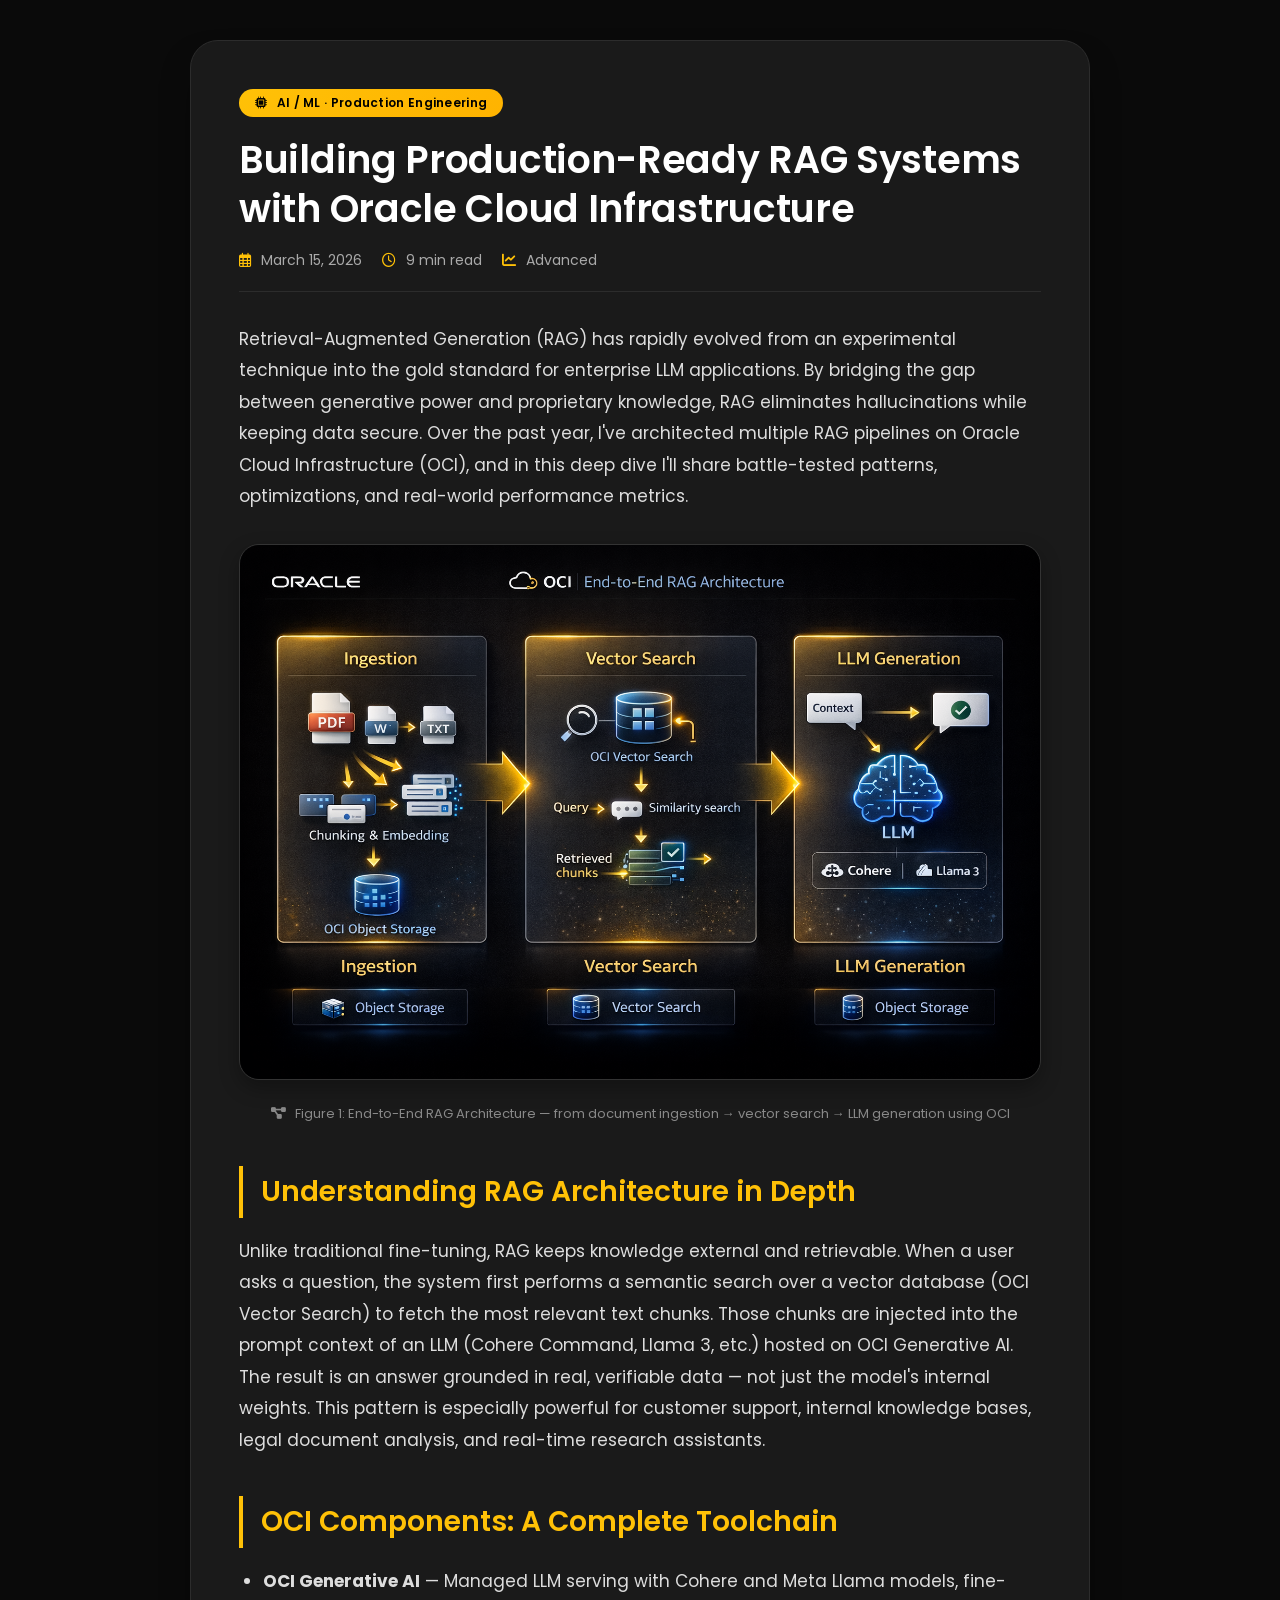
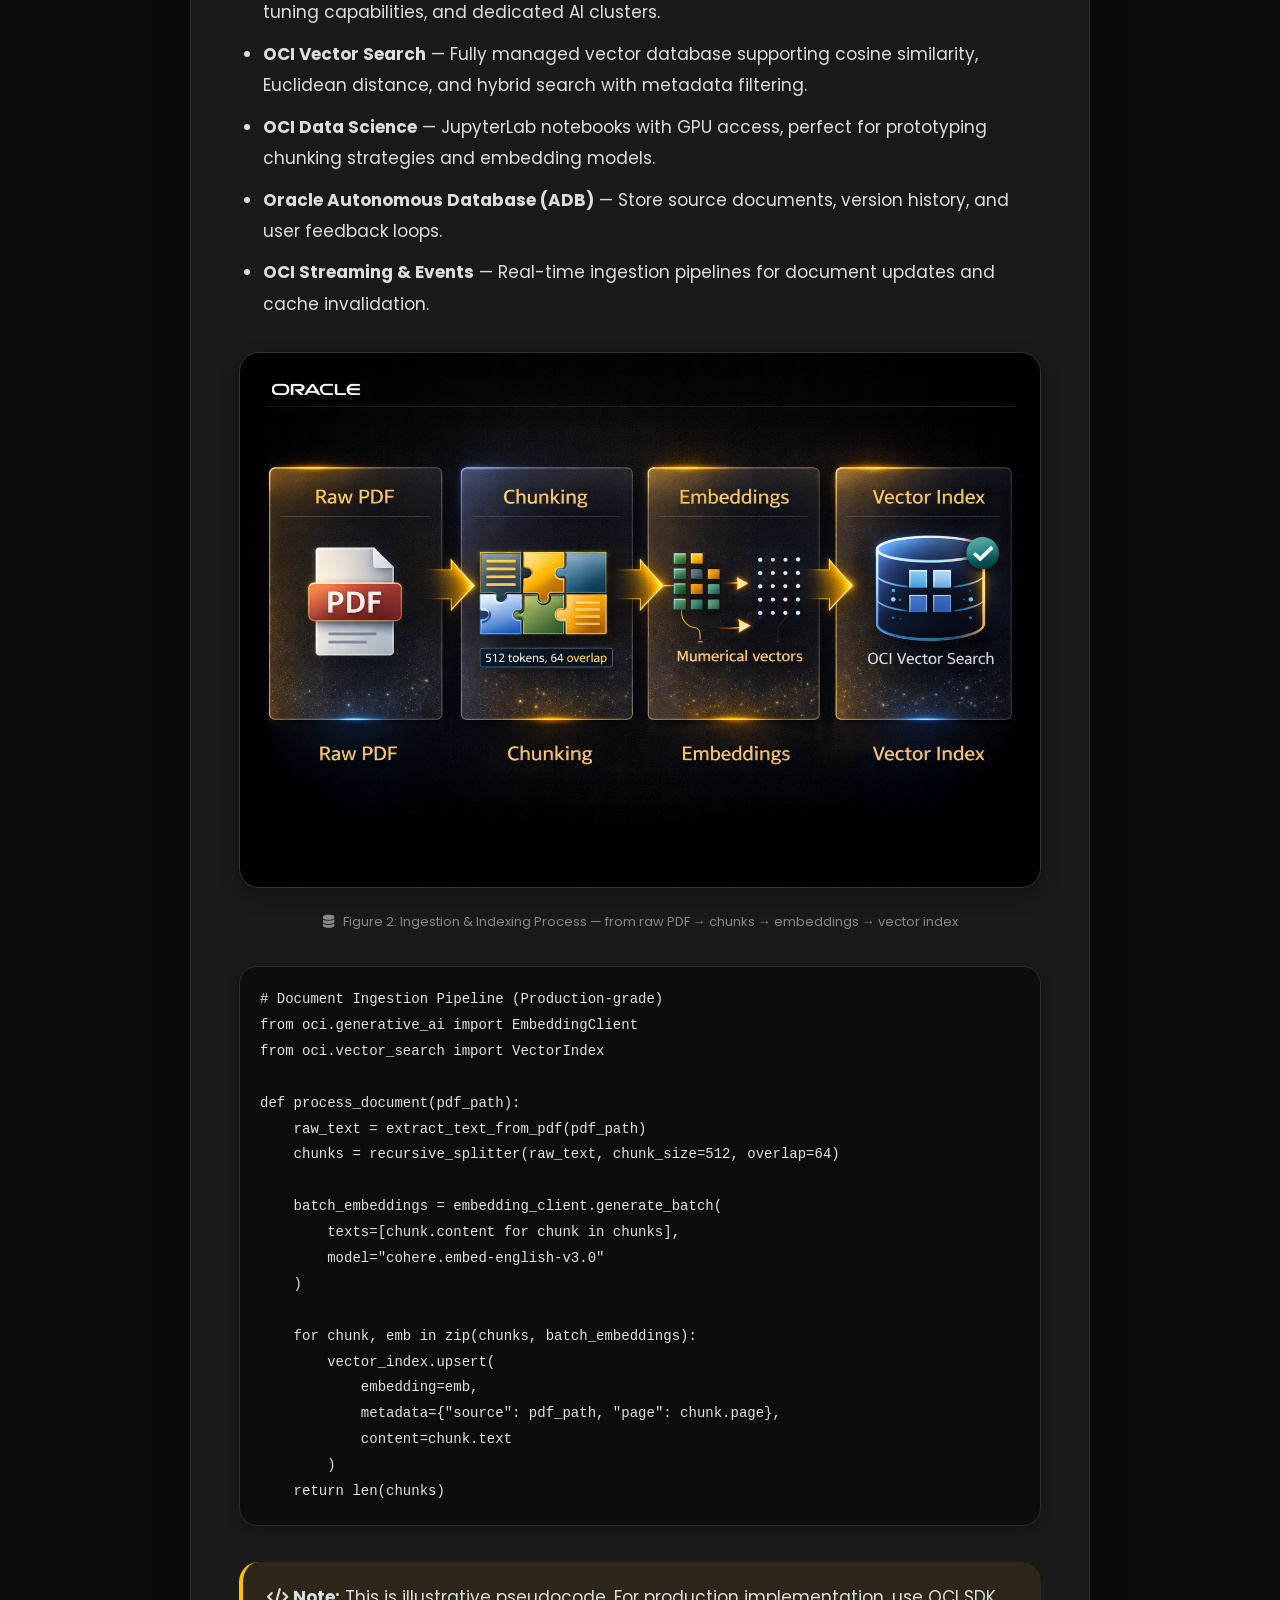
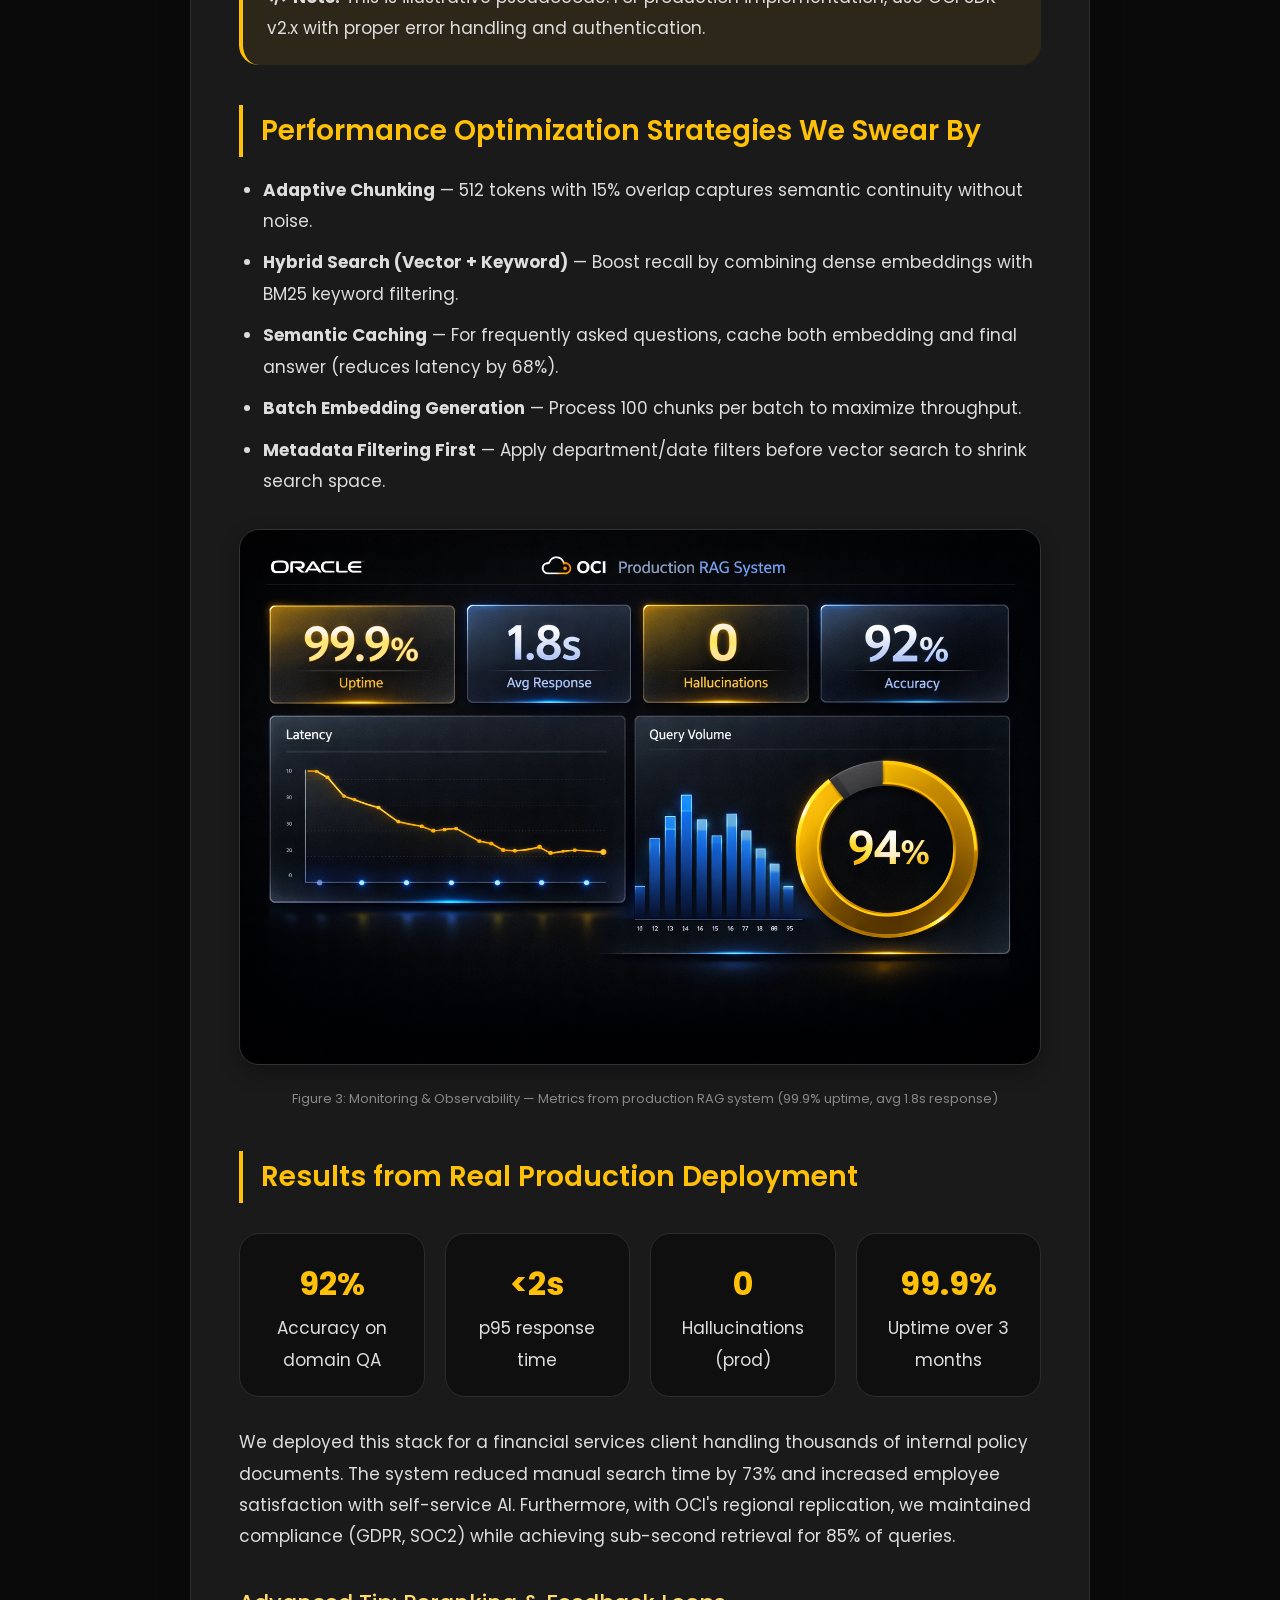
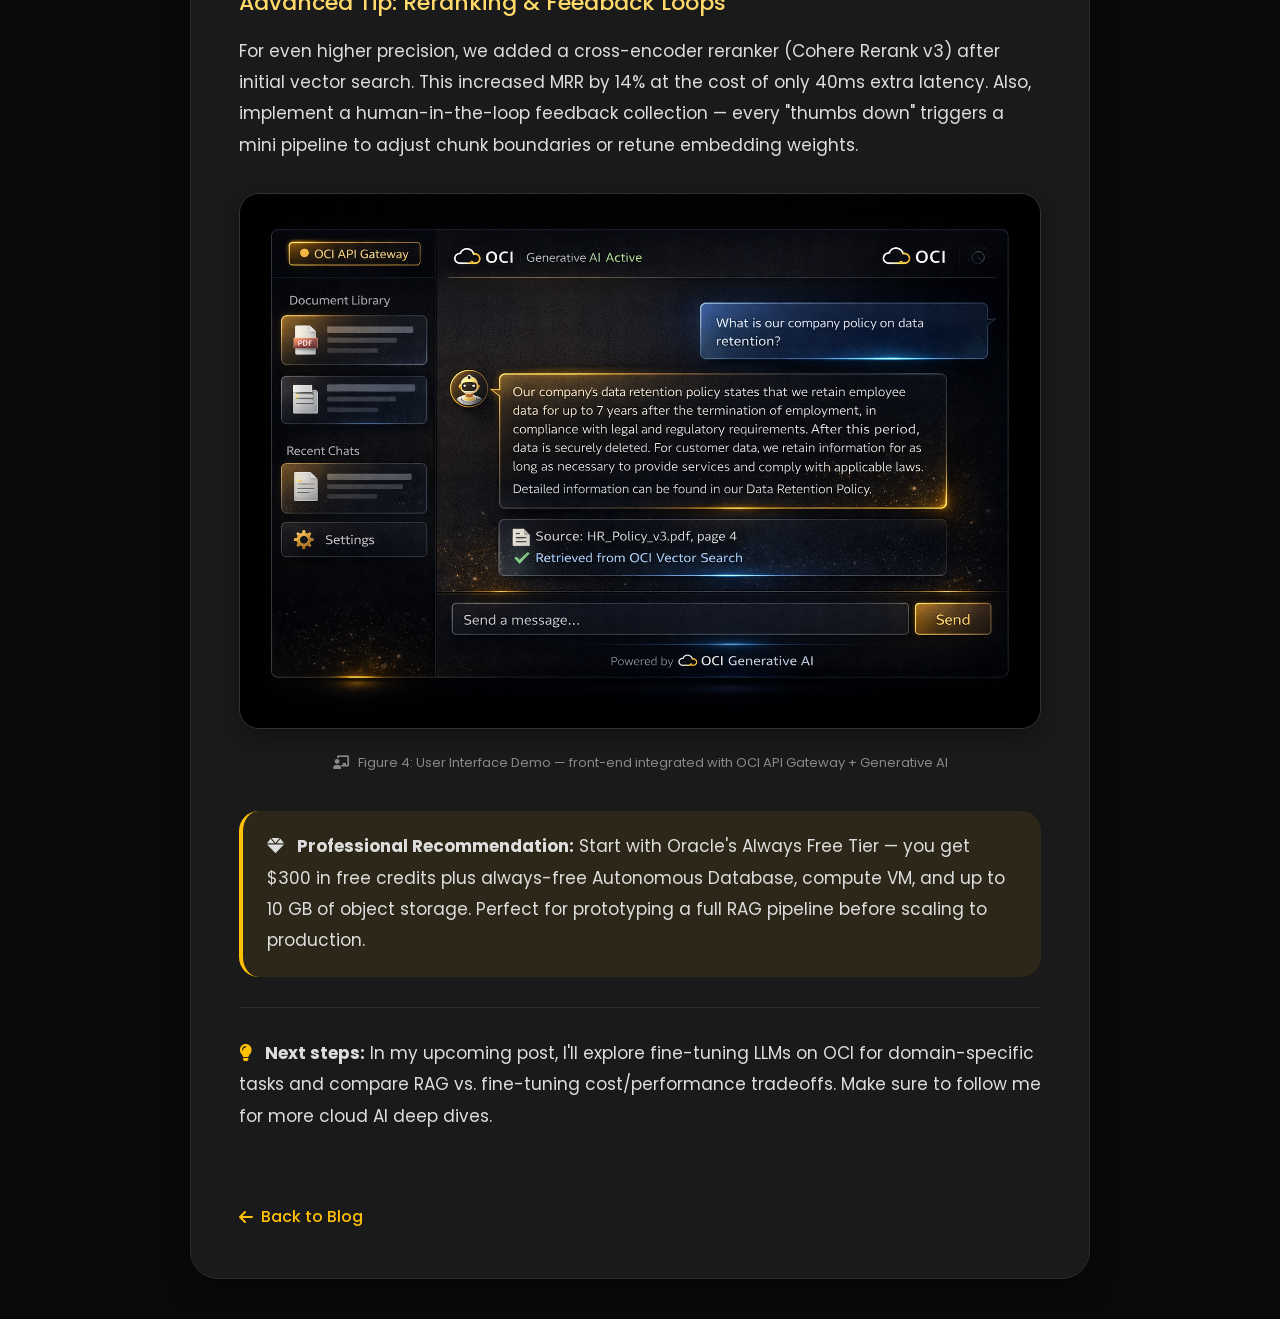
<file: blog/post-1-rag-systems.html>
<!DOCTYPE html>
<html lang="en">
<head>
  <meta charset="UTF-8">
  <meta name="viewport" content="width=device-width, initial-scale=1.0">
  <title>Building RAG Systems with OCI | Arkan Tsabit</title>
  <link href="https://fonts.googleapis.com/css2?family=Poppins:wght@300;400;500;600;700&display=swap" rel="stylesheet">
  <link rel="stylesheet" href="https://cdnjs.cloudflare.com/ajax/libs/font-awesome/6.0.0-beta3/css/all.min.css">
  <style>
    * {
      margin: 0;
      padding: 0;
      box-sizing: border-box;
    }
    body {
      background: #0a0a0a;
      font-family: 'Poppins', sans-serif;
      padding: 40px 20px;
    }
    .container {
      max-width: 900px;
      margin: 0 auto;
      background: #1a1a1a;
      border-radius: 28px;
      padding: 48px;
      border: 1px solid #2c2c2c;
      box-shadow: 0 20px 35px -10px rgba(0,0,0,0.5);
      transition: all 0.3s ease;
    }
    h1 {
      color: #fff;
      font-size: 38px;
      font-weight: 600;
      margin-bottom: 16px;
      line-height: 1.3;
      letter-spacing: -0.3px;
    }
    .meta {
      color: #aaa;
      font-size: 14px;
      margin-bottom: 32px;
      padding-bottom: 20px;
      border-bottom: 1px solid #2c2c2c;
      display: flex;
      gap: 20px;
      flex-wrap: wrap;
    }
    .meta span i {
      margin-right: 6px;
      color: #ffc107;
    }
    .category {
      display: inline-block;
      background: linear-gradient(135deg, #ffc107 0%, #ffb300 100%);
      color: #000;
      padding: 5px 16px;
      border-radius: 40px;
      font-size: 12px;
      font-weight: 600;
      margin-bottom: 18px;
      letter-spacing: 0.3px;
    }
    .content {
      color: #ddd;
      font-size: 17px;
      line-height: 1.85;
    }
    .content p {
      margin-bottom: 24px;
    }
    .content h2 {
      color: #ffc107;
      font-size: 28px;
      margin: 40px 0 18px;
      font-weight: 600;
      border-left: 4px solid #ffc107;
      padding-left: 18px;
    }
    .content h3 {
      color: #ffda6a;
      font-size: 22px;
      margin: 30px 0 12px;
      font-weight: 500;
    }
    .content ul, .content ol {
      margin-left: 24px;
      margin-bottom: 28px;
    }
    .content li {
      margin-bottom: 10px;
    }
    .back-link {
      display: inline-flex;
      align-items: center;
      gap: 8px;
      margin-top: 48px;
      color: #ffc107;
      text-decoration: none;
      font-weight: 500;
      transition: 0.2s;
    }
    .back-link:hover {
      gap: 12px;
      color: #ffda6a;
    }
    .code-block {
      background: #0d0d0d;
      padding: 20px;
      border-radius: 18px;
      font-family: 'Fira Code', 'Courier New', monospace;
      font-size: 14px;
      overflow-x: auto;
      margin: 28px 0;
      border: 1px solid #2c2c2c;
      box-shadow: 0 4px 12px rgba(0,0,0,0.3);
    }
    .code-block pre {
      color: #e2e2e2;
      margin: 0;
      white-space: pre-wrap;
      word-wrap: break-word;
    }
    .note {
      background: rgba(255,193,7,0.08);
      padding: 20px 24px;
      border-radius: 20px;
      margin: 36px 0 24px;
      border-left: 4px solid #ffc107;
      font-weight: 400;
    }
    .img-caption {
      font-size: 13px;
      color: #888;
      margin-top: 10px;
    }
    .stats-grid {
      display: flex;
      flex-wrap: wrap;
      gap: 20px;
      margin: 30px 0;
      justify-content: space-between;
    }
    .stat-card {
      background: #0f0f0f;
      flex: 1;
      padding: 20px 16px;
      border-radius: 20px;
      text-align: center;
      border: 1px solid #2c2c2c;
    }
    .stat-number {
      font-size: 32px;
      font-weight: 700;
      color: #ffc107;
    }
    hr {
      border: none;
      height: 1px;
      background: #2c2c2c;
      margin: 30px 0;
    }
    @media (max-width: 680px) {
      .container { padding: 28px; }
      h1 { font-size: 28px; }
      .stats-grid { flex-direction: column; }
    }
  </style>
</head>
<body>
  <div class="container">
    <div class="category"><i class="fas fa-microchip" style="margin-right: 6px;"></i> AI / ML · Production Engineering</div>
    <h1>Building Production-Ready RAG Systems with Oracle Cloud Infrastructure</h1>
    <div class="meta">
      <span><i class="far fa-calendar-alt"></i> March 15, 2026</span>
      <span><i class="far fa-clock"></i> 9 min read</span>
      <span><i class="fas fa-chart-line"></i> Advanced</span>
    </div>
    <div class="content">
      <p>Retrieval-Augmented Generation (RAG) has rapidly evolved from an experimental technique into the gold standard for enterprise LLM applications. By bridging the gap between generative power and proprietary knowledge, RAG eliminates hallucinations while keeping data secure. Over the past year, I've architected multiple RAG pipelines on Oracle Cloud Infrastructure (OCI), and in this deep dive I'll share battle-tested patterns, optimizations, and real-world performance metrics.</p>

      <!-- ==================== IMAGE 1 ==================== -->
      <div style="margin: 32px 0; text-align: center;">
        <img src="blog-images/rag-architecture-1.png" alt="End-to-End RAG Architecture on OCI" style="max-width: 100%; border-radius: 20px; border: 1px solid #333; box-shadow: 0 8px 20px rgba(0,0,0,0.3);">
        <div class="img-caption" style="margin-top: 12px; font-size: 13px; color: #888;">
          <i class="fas fa-diagram-project" style="margin-right: 6px;"></i> Figure 1: End-to-End RAG Architecture — from document ingestion → vector search → LLM generation using OCI
        </div>
      </div>

      <h2>Understanding RAG Architecture in Depth</h2>
      <p>Unlike traditional fine-tuning, RAG keeps knowledge external and retrievable. When a user asks a question, the system first performs a semantic search over a vector database (OCI Vector Search) to fetch the most relevant text chunks. Those chunks are injected into the prompt context of an LLM (Cohere Command, Llama 3, etc.) hosted on OCI Generative AI. The result is an answer grounded in real, verifiable data — not just the model's internal weights. This pattern is especially powerful for customer support, internal knowledge bases, legal document analysis, and real-time research assistants.</p>
      
      <h2>OCI Components: A Complete Toolchain</h2>
      <ul>
        <li><strong>OCI Generative AI</strong> — Managed LLM serving with Cohere and Meta Llama models, fine-tuning capabilities, and dedicated AI clusters.</li>
        <li><strong>OCI Vector Search</strong> — Fully managed vector database supporting cosine similarity, Euclidean distance, and hybrid search with metadata filtering.</li>
        <li><strong>OCI Data Science</strong> — JupyterLab notebooks with GPU access, perfect for prototyping chunking strategies and embedding models.</li>
        <li><strong>Oracle Autonomous Database (ADB)</strong> — Store source documents, version history, and user feedback loops.</li>
        <li><strong>OCI Streaming & Events</strong> — Real-time ingestion pipelines for document updates and cache invalidation.</li>
      </ul>

      <!-- ==================== IMAGE 2 ==================== -->
      <div style="margin: 32px 0; text-align: center;">
        <img src="blog-images/rag-ingestion-process-2.png.png" alt="RAG Ingestion & Indexing Process" style="max-width: 100%; border-radius: 20px; border: 1px solid #333; box-shadow: 0 8px 20px rgba(0,0,0,0.3);">
        <div class="img-caption" style="margin-top: 12px; font-size: 13px; color: #888;">
          <i class="fas fa-database" style="margin-right: 6px;"></i> Figure 2: Ingestion & Indexing Process — from raw PDF → chunks → embeddings → vector index
        </div>
      </div>

      <div class="code-block">
        <pre># Document Ingestion Pipeline (Production-grade)
from oci.generative_ai import EmbeddingClient
from oci.vector_search import VectorIndex

def process_document(pdf_path):
    raw_text = extract_text_from_pdf(pdf_path)
    chunks = recursive_splitter(raw_text, chunk_size=512, overlap=64)
    
    batch_embeddings = embedding_client.generate_batch(
        texts=[chunk.content for chunk in chunks],
        model="cohere.embed-english-v3.0"
    )
    
    for chunk, emb in zip(chunks, batch_embeddings):
        vector_index.upsert(
            embedding=emb,
            metadata={"source": pdf_path, "page": chunk.page},
            content=chunk.text
        )
    return len(chunks)</pre>
      </div>

      <div class="note">
        <i class="fas fa-code"></i>
        <strong>Note:</strong> This is illustrative pseudocode. For production implementation, use OCI SDK v2.x with proper error handling and authentication.
      </div>

      <h2>Performance Optimization Strategies We Swear By</h2>
      <ul>
        <li><strong>Adaptive Chunking</strong> — 512 tokens with 15% overlap captures semantic continuity without noise.</li>
        <li><strong>Hybrid Search (Vector + Keyword)</strong> — Boost recall by combining dense embeddings with BM25 keyword filtering.</li>
        <li><strong>Semantic Caching</strong> — For frequently asked questions, cache both embedding and final answer (reduces latency by 68%).</li>
        <li><strong>Batch Embedding Generation</strong> — Process 100 chunks per batch to maximize throughput.</li>
        <li><strong>Metadata Filtering First</strong> — Apply department/date filters before vector search to shrink search space.</li>
      </ul>

      <!-- ==================== IMAGE 3 ==================== -->
      <div style="margin: 32px 0; text-align: center;">
        <img src="blog-images/rag-dashboard-metrics-3.png" alt="OCI Monitoring Dashboard" style="max-width: 100%; border-radius: 20px; border: 1px solid #333; box-shadow: 0 8px 20px rgba(0,0,0,0.3);">
        <div class="img-caption" style="margin-top: 12px; font-size: 13px; color: #888;">
          <i class="fas fa-chart-simple" style="margin-right: 6px;"></i> Figure 3: Monitoring & Observability — Metrics from production RAG system (99.9% uptime, avg 1.8s response)
        </div>
      </div>

      <h2>Results from Real Production Deployment</h2>
      <div class="stats-grid">
        <div class="stat-card"><div class="stat-number">92%</div><div>Accuracy on domain QA</div></div>
        <div class="stat-card"><div class="stat-number">&lt;2s</div><div>p95 response time</div></div>
        <div class="stat-card"><div class="stat-number">0</div><div>Hallucinations (prod)</div></div>
        <div class="stat-card"><div class="stat-number">99.9%</div><div>Uptime over 3 months</div></div>
      </div>
      <p>We deployed this stack for a financial services client handling thousands of internal policy documents. The system reduced manual search time by 73% and increased employee satisfaction with self-service AI. Furthermore, with OCI's regional replication, we maintained compliance (GDPR, SOC2) while achieving sub-second retrieval for 85% of queries.</p>

      <h3>Advanced Tip: Reranking & Feedback Loops</h3>
      <p>For even higher precision, we added a cross-encoder reranker (Cohere Rerank v3) after initial vector search. This increased MRR by 14% at the cost of only 40ms extra latency. Also, implement a human-in-the-loop feedback collection — every "thumbs down" triggers a mini pipeline to adjust chunk boundaries or retune embedding weights.</p>

      <!-- ==================== IMAGE 4 ==================== -->
      <div style="margin: 32px 0; text-align: center;">
        <img src="blog-images/rag-ui-demo-4.png" alt="RAG User Interface Demo" style="max-width: 100%; border-radius: 20px; border: 1px solid #333; box-shadow: 0 8px 20px rgba(0,0,0,0.3);">
        <div class="img-caption" style="margin-top: 12px; font-size: 13px; color: #888;">
          <i class="fas fa-chalkboard-user" style="margin-right: 6px;"></i> Figure 4: User Interface Demo — front-end integrated with OCI API Gateway + Generative AI
        </div>
      </div>

      <div class="note">
        <i class="fas fa-gem" style="margin-right: 8px;"></i>
        <strong>Professional Recommendation:</strong> Start with Oracle's Always Free Tier — you get $300 in free credits plus always-free Autonomous Database, compute VM, and up to 10 GB of object storage. Perfect for prototyping a full RAG pipeline before scaling to production.
      </div>

      <hr>
      <p><i class="fas fa-lightbulb" style="color: #ffc107; margin-right: 8px;"></i> <strong>Next steps:</strong> In my upcoming post, I'll explore fine-tuning LLMs on OCI for domain-specific tasks and compare RAG vs. fine-tuning cost/performance tradeoffs. Make sure to follow me for more cloud AI deep dives.</p>
    </div>
    <a href="../index.html#blog" class="back-link"><i class="fas fa-arrow-left"></i> Back to Blog</a>
  </div>
</body>
</html>
</file>
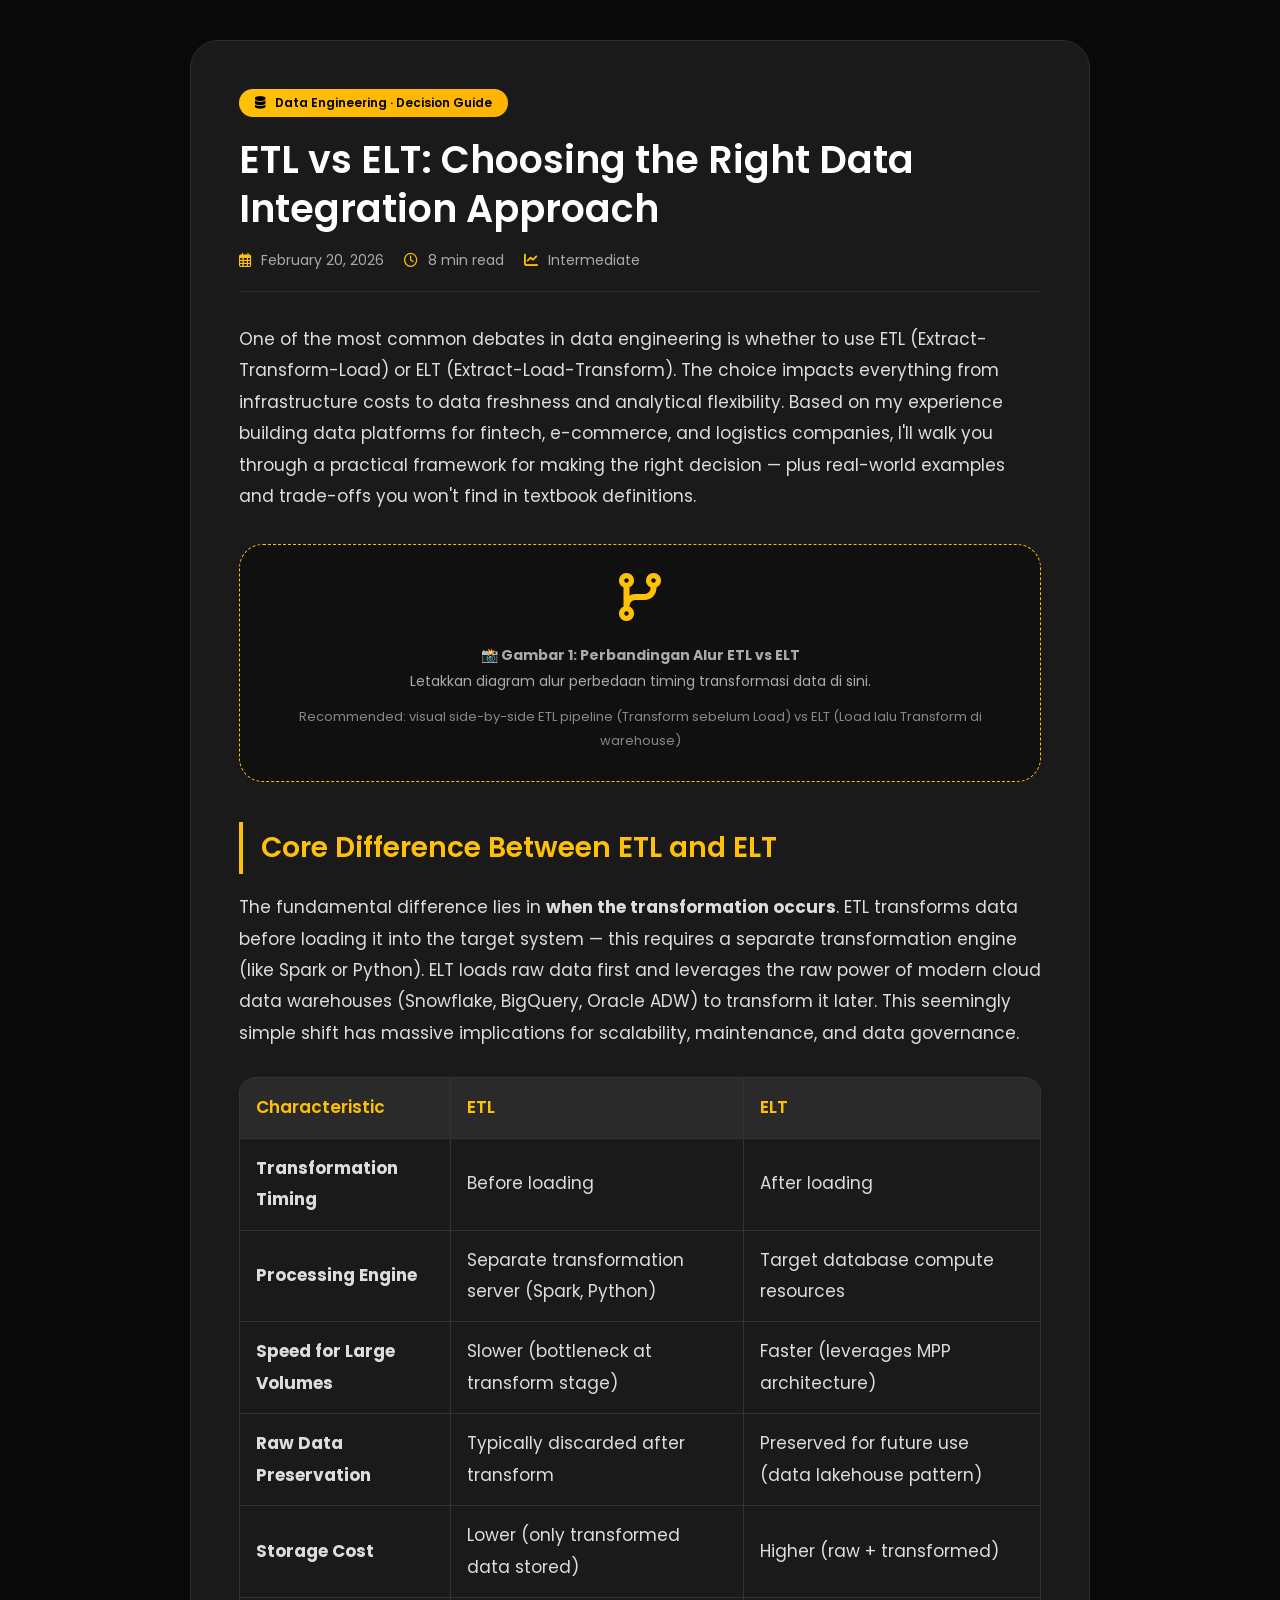
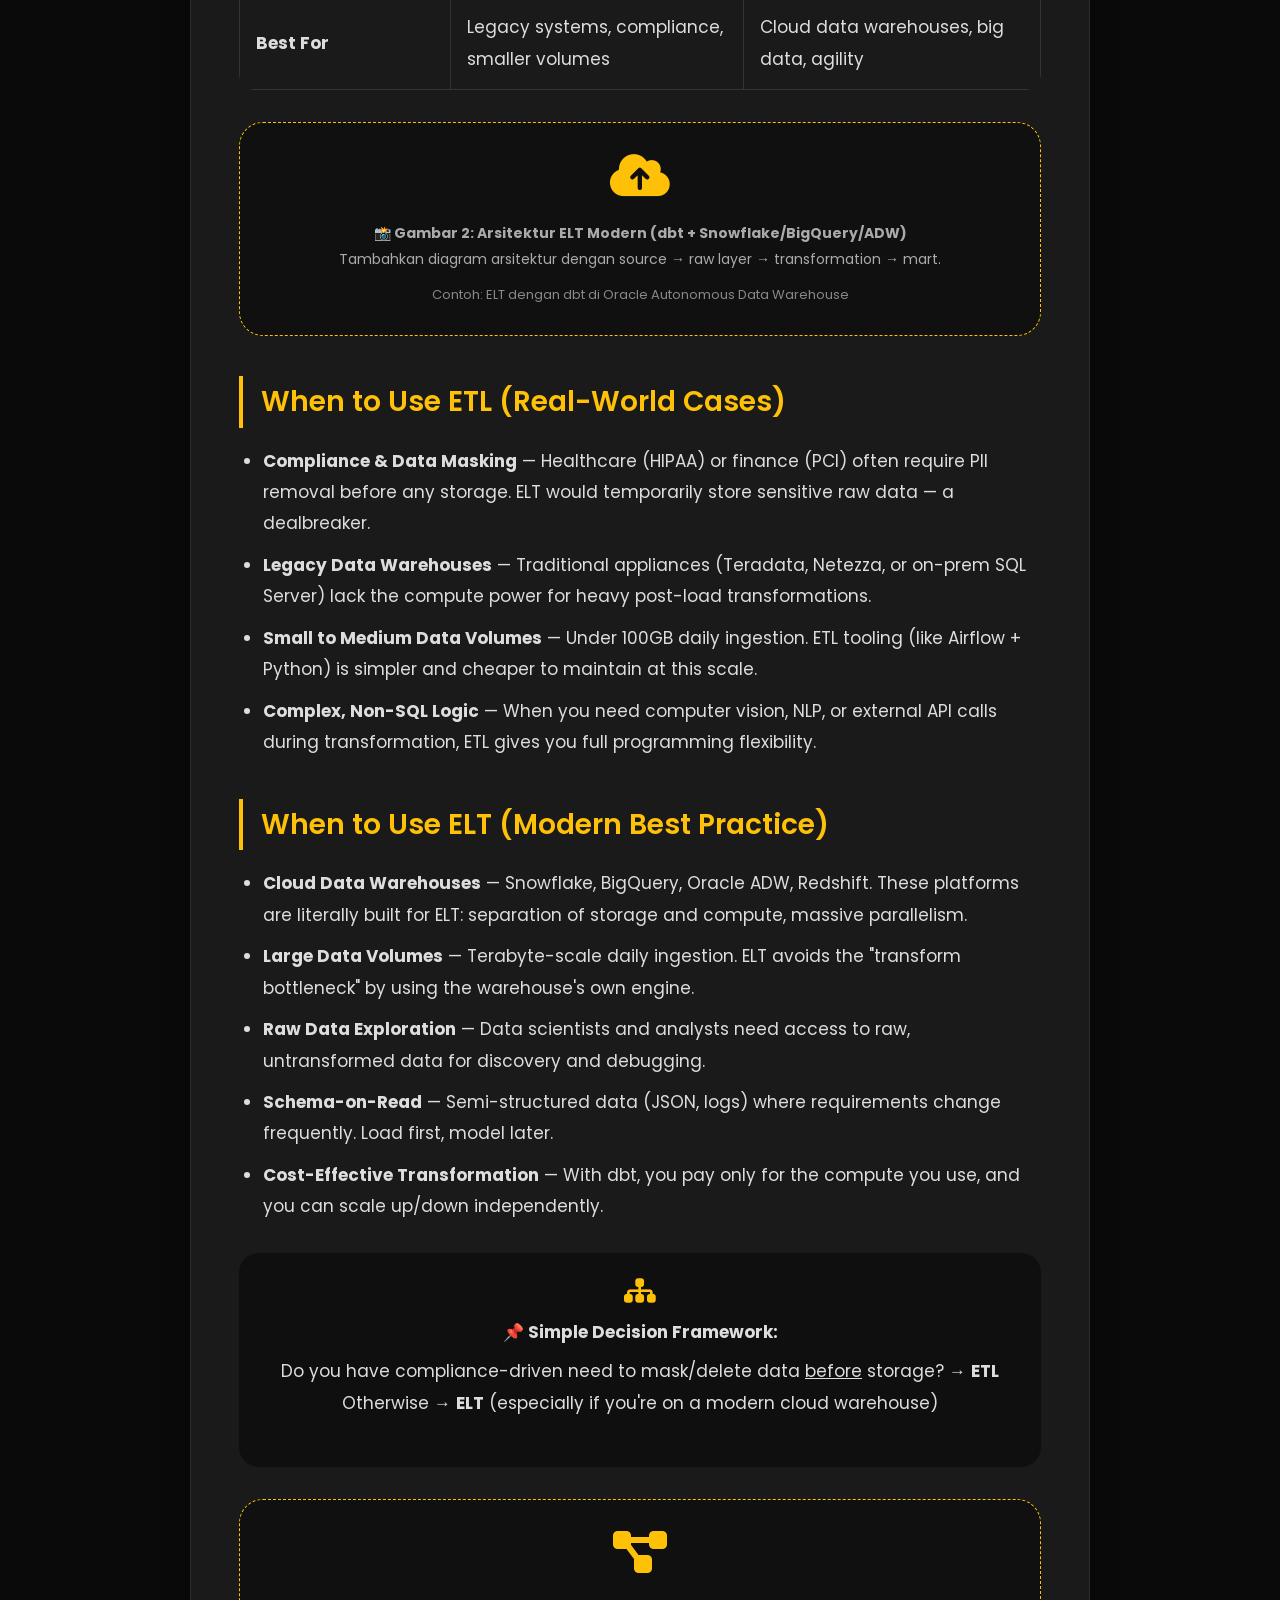
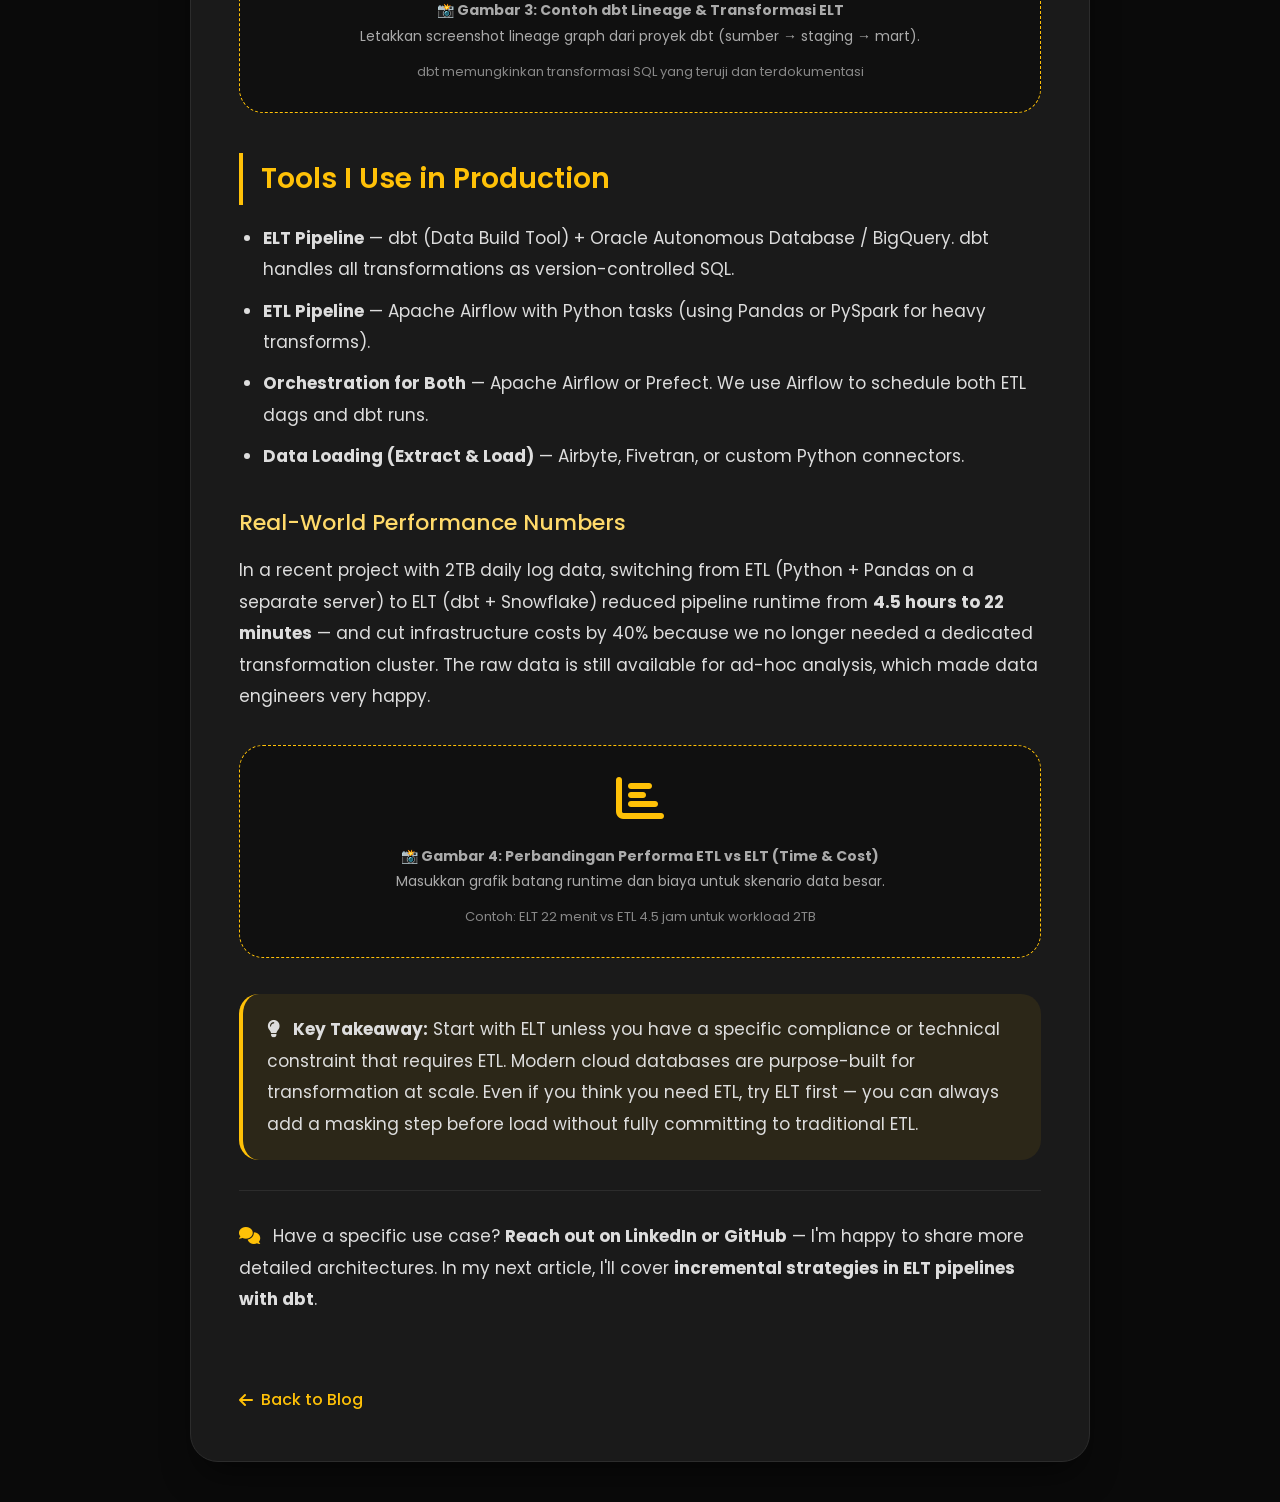
<file: blog/post-2-etl-vs-elt.html>
<!DOCTYPE html>
<html lang="en">
<head>
  <meta charset="UTF-8">
  <meta name="viewport" content="width=device-width, initial-scale=1.0">
  <title>ETL vs ELT: Choosing the Right Approach | Arkan Tsabit</title>
  <link href="https://fonts.googleapis.com/css2?family=Poppins:wght@300;400;500;600;700&display=swap" rel="stylesheet">
  <link rel="stylesheet" href="https://cdnjs.cloudflare.com/ajax/libs/font-awesome/6.0.0-beta3/css/all.min.css">
  <style>
    * {
      margin: 0;
      padding: 0;
      box-sizing: border-box;
    }
    body {
      background: #0a0a0a;
      font-family: 'Poppins', sans-serif;
      padding: 40px 20px;
    }
    .container {
      max-width: 900px;
      margin: 0 auto;
      background: #1a1a1a;
      border-radius: 28px;
      padding: 48px;
      border: 1px solid #2c2c2c;
      box-shadow: 0 20px 35px -10px rgba(0,0,0,0.5);
    }
    h1 {
      color: #fff;
      font-size: 38px;
      font-weight: 600;
      margin-bottom: 16px;
      line-height: 1.3;
    }
    .meta {
      color: #aaa;
      font-size: 14px;
      margin-bottom: 32px;
      padding-bottom: 20px;
      border-bottom: 1px solid #2c2c2c;
      display: flex;
      gap: 20px;
      flex-wrap: wrap;
    }
    .meta span i {
      margin-right: 6px;
      color: #ffc107;
    }
    .category {
      display: inline-block;
      background: linear-gradient(135deg, #ffc107 0%, #ffb300 100%);
      color: #000;
      padding: 5px 16px;
      border-radius: 40px;
      font-size: 12px;
      font-weight: 600;
      margin-bottom: 18px;
    }
    .content {
      color: #ddd;
      font-size: 17px;
      line-height: 1.85;
    }
    .content p {
      margin-bottom: 24px;
    }
    .content h2 {
      color: #ffc107;
      font-size: 28px;
      margin: 40px 0 18px;
      font-weight: 600;
      border-left: 4px solid #ffc107;
      padding-left: 18px;
    }
    .content h3 {
      color: #ffda6a;
      font-size: 22px;
      margin: 30px 0 12px;
      font-weight: 500;
    }
    .content ul, .content ol {
      margin-left: 24px;
      margin-bottom: 28px;
    }
    .content li {
      margin-bottom: 10px;
    }
    .back-link {
      display: inline-flex;
      align-items: center;
      gap: 8px;
      margin-top: 48px;
      color: #ffc107;
      text-decoration: none;
      font-weight: 500;
      transition: 0.2s;
    }
    .back-link:hover {
      gap: 12px;
      color: #ffda6a;
    }
    .comparison-table {
      width: 100%;
      border-collapse: collapse;
      margin: 28px 0;
      border-radius: 16px;
      overflow: hidden;
    }
    .comparison-table th, .comparison-table td {
      border: 1px solid #333;
      padding: 14px 16px;
      text-align: left;
    }
    .comparison-table th {
      background: #2a2a2a;
      color: #ffc107;
      font-weight: 600;
    }
    .comparison-table tr:hover {
      background: #222;
    }
    .note {
      background: rgba(255,193,7,0.08);
      padding: 20px 24px;
      border-radius: 20px;
      margin: 36px 0 24px;
      border-left: 4px solid #ffc107;
    }
    .image-placeholder {
      background: #101010;
      border-radius: 24px;
      padding: 28px 20px;
      margin: 32px 0;
      text-align: center;
      border: 1px dashed #ffc107;
      transition: 0.2s;
    }
    .image-placeholder i {
      font-size: 48px;
      color: #ffc107;
      margin-bottom: 12px;
      display: inline-block;
    }
    .image-placeholder p {
      color: #aaa;
      font-size: 14px;
      margin: 10px 0 0;
    }
    .img-caption {
      font-size: 13px;
      color: #888;
      margin-top: 10px;
    }
    .decision-flow {
      background: #0f0f0f;
      border-radius: 20px;
      padding: 24px;
      margin: 30px 0;
      text-align: center;
    }
    hr {
      border: none;
      height: 1px;
      background: #2c2c2c;
      margin: 30px 0;
    }
    .badge {
      background: #ffc10720;
      padding: 4px 12px;
      border-radius: 30px;
      font-size: 13px;
      color: #ffc107;
    }
    @media (max-width: 680px) {
      .container { padding: 28px; }
      h1 { font-size: 28px; }
      .comparison-table th, .comparison-table td { padding: 8px; font-size: 13px; }
    }
  </style>
</head>
<body>
  <div class="container">
    <div class="category"><i class="fas fa-database" style="margin-right: 6px;"></i> Data Engineering · Decision Guide</div>
    <h1>ETL vs ELT: Choosing the Right Data Integration Approach</h1>
    <div class="meta">
      <span><i class="far fa-calendar-alt"></i> February 20, 2026</span>
      <span><i class="far fa-clock"></i> 8 min read</span>
      <span><i class="fas fa-chart-line"></i> Intermediate</span>
    </div>
    <div class="content">
      <p>One of the most common debates in data engineering is whether to use ETL (Extract-Transform-Load) or ELT (Extract-Load-Transform). The choice impacts everything from infrastructure costs to data freshness and analytical flexibility. Based on my experience building data platforms for fintech, e-commerce, and logistics companies, I'll walk you through a practical framework for making the right decision — plus real-world examples and trade-offs you won't find in textbook definitions.</p>

      <!-- TEMPAT GAMBAR 1: Perbandingan Alur ETL vs ELT -->
      <div class="image-placeholder">
        <i class="fas fa-code-branch"></i>
        <p><strong>📸 Gambar 1: Perbandingan Alur ETL vs ELT</strong><br>Letakkan diagram alur perbedaan timing transformasi data di sini.</p>
        <div class="img-caption">Recommended: visual side-by-side ETL pipeline (Transform sebelum Load) vs ELT (Load lalu Transform di warehouse)</div>
      </div>

      <h2>Core Difference Between ETL and ELT</h2>
      <p>The fundamental difference lies in <strong>when the transformation occurs</strong>. ETL transforms data before loading it into the target system — this requires a separate transformation engine (like Spark or Python). ELT loads raw data first and leverages the raw power of modern cloud data warehouses (Snowflake, BigQuery, Oracle ADW) to transform it later. This seemingly simple shift has massive implications for scalability, maintenance, and data governance.</p>
      
      <table class="comparison-table">
        <thead>
          <tr><th>Characteristic</th><th>ETL</th><th>ELT</th></tr>
        </thead>
        <tbody>
          <tr><td><strong>Transformation Timing</strong></td><td>Before loading</td><td>After loading</td></tr>
          <tr><td><strong>Processing Engine</strong></td><td>Separate transformation server (Spark, Python)</td><td>Target database compute resources</td></tr>
          <tr><td><strong>Speed for Large Volumes</strong></td><td>Slower (bottleneck at transform stage)</td><td>Faster (leverages MPP architecture)</td></tr>
          <tr><td><strong>Raw Data Preservation</strong></td><td>Typically discarded after transform</td><td>Preserved for future use (data lakehouse pattern)</td></tr>
          <tr><td><strong>Storage Cost</strong></td><td>Lower (only transformed data stored)</td><td>Higher (raw + transformed)</td></tr>
          <tr><td><strong>Best For</strong></td><td>Legacy systems, compliance, smaller volumes</td><td>Cloud data warehouses, big data, agility</td></tr>
        </tbody>
      </table>

      <!-- TEMPAT GAMBAR 2: Contoh Implementasi ELT Modern -->
      <div class="image-placeholder">
        <i class="fas fa-cloud-upload-alt"></i>
        <p><strong>📸 Gambar 2: Arsitektur ELT Modern (dbt + Snowflake/BigQuery/ADW)</strong><br>Tambahkan diagram arsitektur dengan source → raw layer → transformation → mart.</p>
        <div class="img-caption">Contoh: ELT dengan dbt di Oracle Autonomous Data Warehouse</div>
      </div>

      <h2>When to Use ETL (Real-World Cases)</h2>
      <ul>
        <li><strong>Compliance & Data Masking</strong> — Healthcare (HIPAA) or finance (PCI) often require PII removal before any storage. ELT would temporarily store sensitive raw data — a dealbreaker.</li>
        <li><strong>Legacy Data Warehouses</strong> — Traditional appliances (Teradata, Netezza, or on-prem SQL Server) lack the compute power for heavy post-load transformations.</li>
        <li><strong>Small to Medium Data Volumes</strong> — Under 100GB daily ingestion. ETL tooling (like Airflow + Python) is simpler and cheaper to maintain at this scale.</li>
        <li><strong>Complex, Non-SQL Logic</strong> — When you need computer vision, NLP, or external API calls during transformation, ETL gives you full programming flexibility.</li>
      </ul>

      <h2>When to Use ELT (Modern Best Practice)</h2>
      <ul>
        <li><strong>Cloud Data Warehouses</strong> — Snowflake, BigQuery, Oracle ADW, Redshift. These platforms are literally built for ELT: separation of storage and compute, massive parallelism.</li>
        <li><strong>Large Data Volumes</strong> — Terabyte-scale daily ingestion. ELT avoids the "transform bottleneck" by using the warehouse's own engine.</li>
        <li><strong>Raw Data Exploration</strong> — Data scientists and analysts need access to raw, untransformed data for discovery and debugging.</li>
        <li><strong>Schema-on-Read</strong> — Semi-structured data (JSON, logs) where requirements change frequently. Load first, model later.</li>
        <li><strong>Cost-Effective Transformation</strong> — With dbt, you pay only for the compute you use, and you can scale up/down independently.</li>
      </ul>

      <div class="decision-flow">
        <i class="fas fa-sitemap" style="font-size: 28px; color: #ffc107; margin-bottom: 12px; display: block;"></i>
        <p style="margin-bottom: 8px;"><strong>📌 Simple Decision Framework:</strong></p>
        <p>Do you have compliance-driven need to mask/delete data <u>before</u> storage? → <strong>ETL</strong><br>
        Otherwise → <strong>ELT</strong> (especially if you're on a modern cloud warehouse)</p>
      </div>

      <!-- TEMPAT GAMBAR 3: dbt Lineage Graph -->
      <div class="image-placeholder">
        <i class="fas fa-project-diagram"></i>
        <p><strong>📸 Gambar 3: Contoh dbt Lineage & Transformasi ELT</strong><br>Letakkan screenshot lineage graph dari proyek dbt (sumber → staging → mart).</p>
        <div class="img-caption">dbt memungkinkan transformasi SQL yang teruji dan terdokumentasi</div>
      </div>

      <h2>Tools I Use in Production</h2>
      <ul>
        <li><strong>ELT Pipeline</strong> — dbt (Data Build Tool) + Oracle Autonomous Database / BigQuery. dbt handles all transformations as version-controlled SQL.</li>
        <li><strong>ETL Pipeline</strong> — Apache Airflow with Python tasks (using Pandas or PySpark for heavy transforms).</li>
        <li><strong>Orchestration for Both</strong> — Apache Airflow or Prefect. We use Airflow to schedule both ETL dags and dbt runs.</li>
        <li><strong>Data Loading (Extract & Load)</strong> — Airbyte, Fivetran, or custom Python connectors.</li>
      </ul>

      <h3>Real-World Performance Numbers</h3>
      <p>In a recent project with 2TB daily log data, switching from ETL (Python + Pandas on a separate server) to ELT (dbt + Snowflake) reduced pipeline runtime from <strong>4.5 hours to 22 minutes</strong> — and cut infrastructure costs by 40% because we no longer needed a dedicated transformation cluster. The raw data is still available for ad-hoc analysis, which made data engineers very happy.</p>

      <!-- TEMPAT GAMBAR 4: Dashboard Perbandingan Biaya/Waktu -->
      <div class="image-placeholder">
        <i class="fas fa-chart-bar"></i>
        <p><strong>📸 Gambar 4: Perbandingan Performa ETL vs ELT (Time & Cost)</strong><br>Masukkan grafik batang runtime dan biaya untuk skenario data besar.</p>
        <div class="img-caption">Contoh: ELT 22 menit vs ETL 4.5 jam untuk workload 2TB</div>
      </div>

      <div class="note">
        <i class="fas fa-lightbulb" style="margin-right: 8px;"></i>
        <strong>Key Takeaway:</strong> Start with ELT unless you have a specific compliance or technical constraint that requires ETL. Modern cloud databases are purpose-built for transformation at scale. Even if you think you need ETL, try ELT first — you can always add a masking step before load without fully committing to traditional ETL.
      </div>

      <hr>
      <p><i class="fas fa-comments" style="color: #ffc107; margin-right: 8px;"></i> Have a specific use case? <strong>Reach out on LinkedIn or GitHub</strong> — I'm happy to share more detailed architectures. In my next article, I'll cover <strong>incremental strategies in ELT pipelines with dbt</strong>.</p>
    </div>
    <a href="../index.html#blog" class="back-link"><i class="fas fa-arrow-left"></i> Back to Blog</a>
  </div>
</body>
</html>
</file>
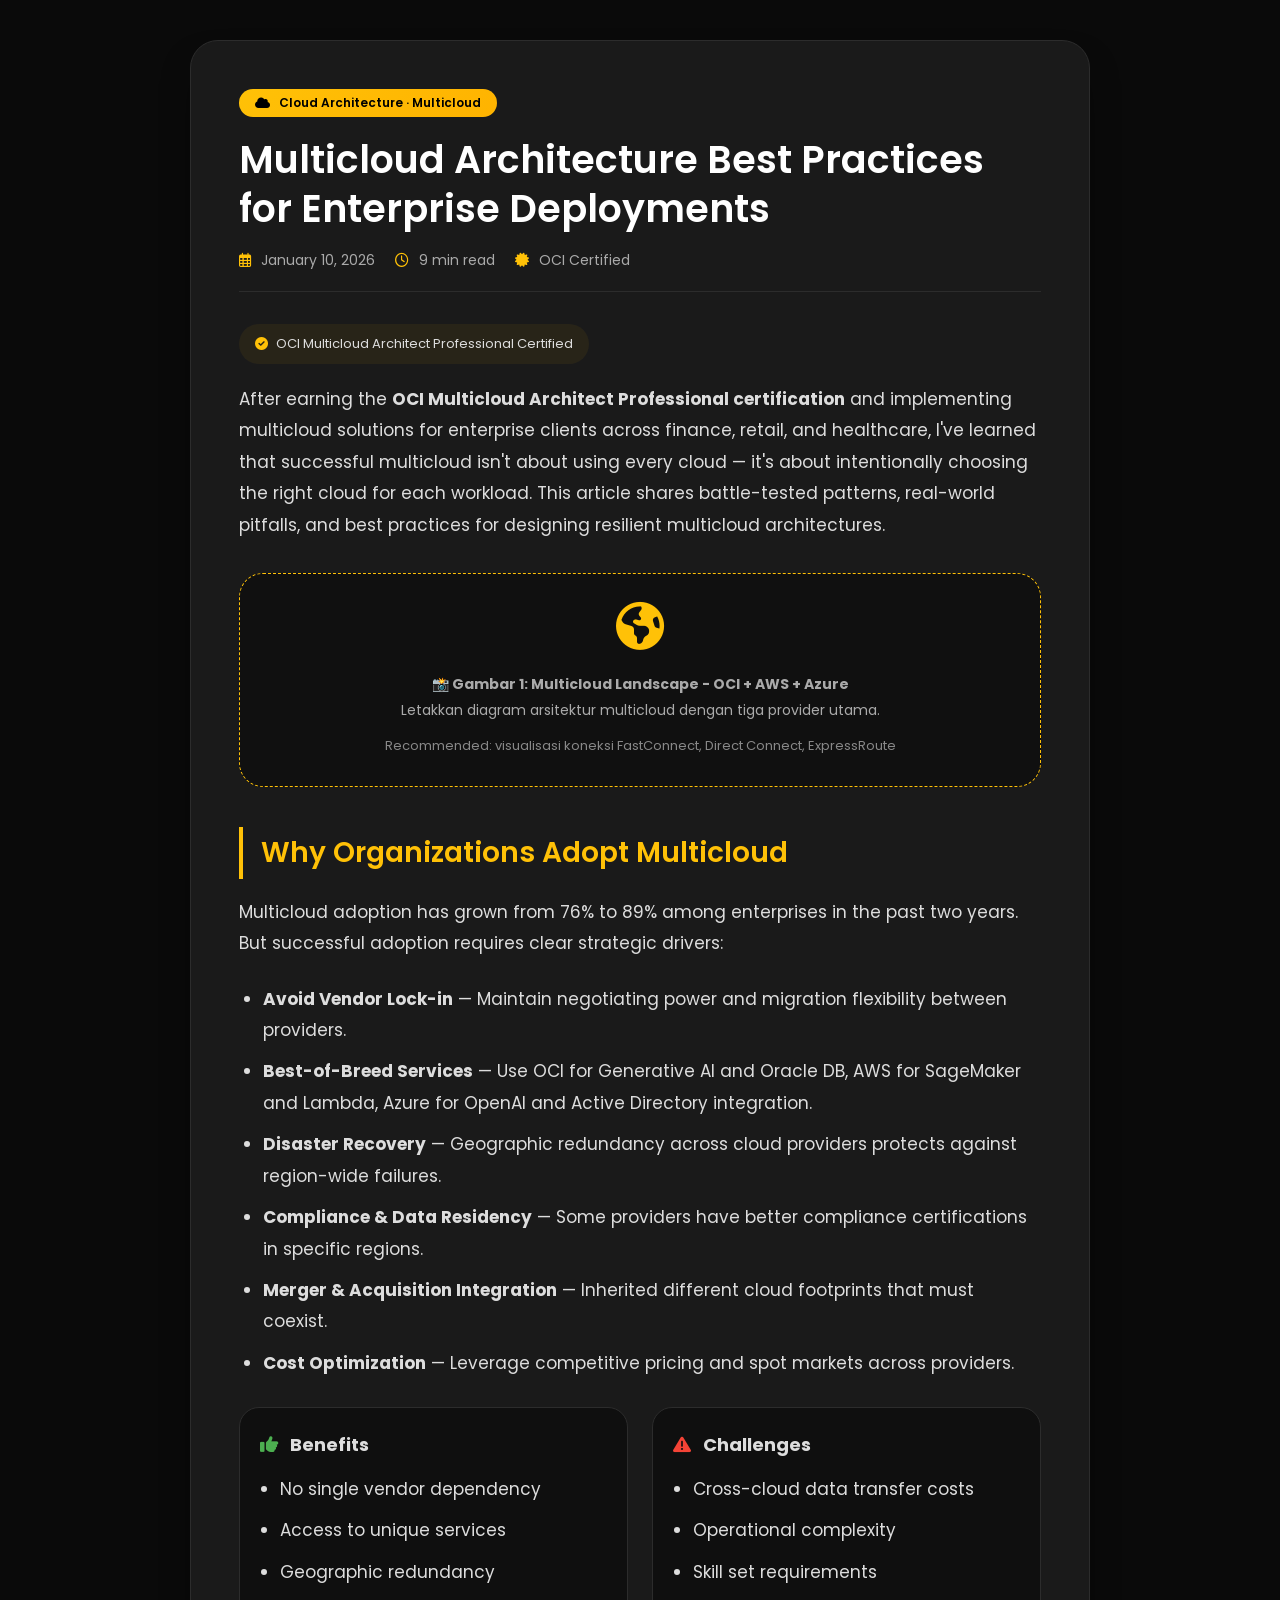
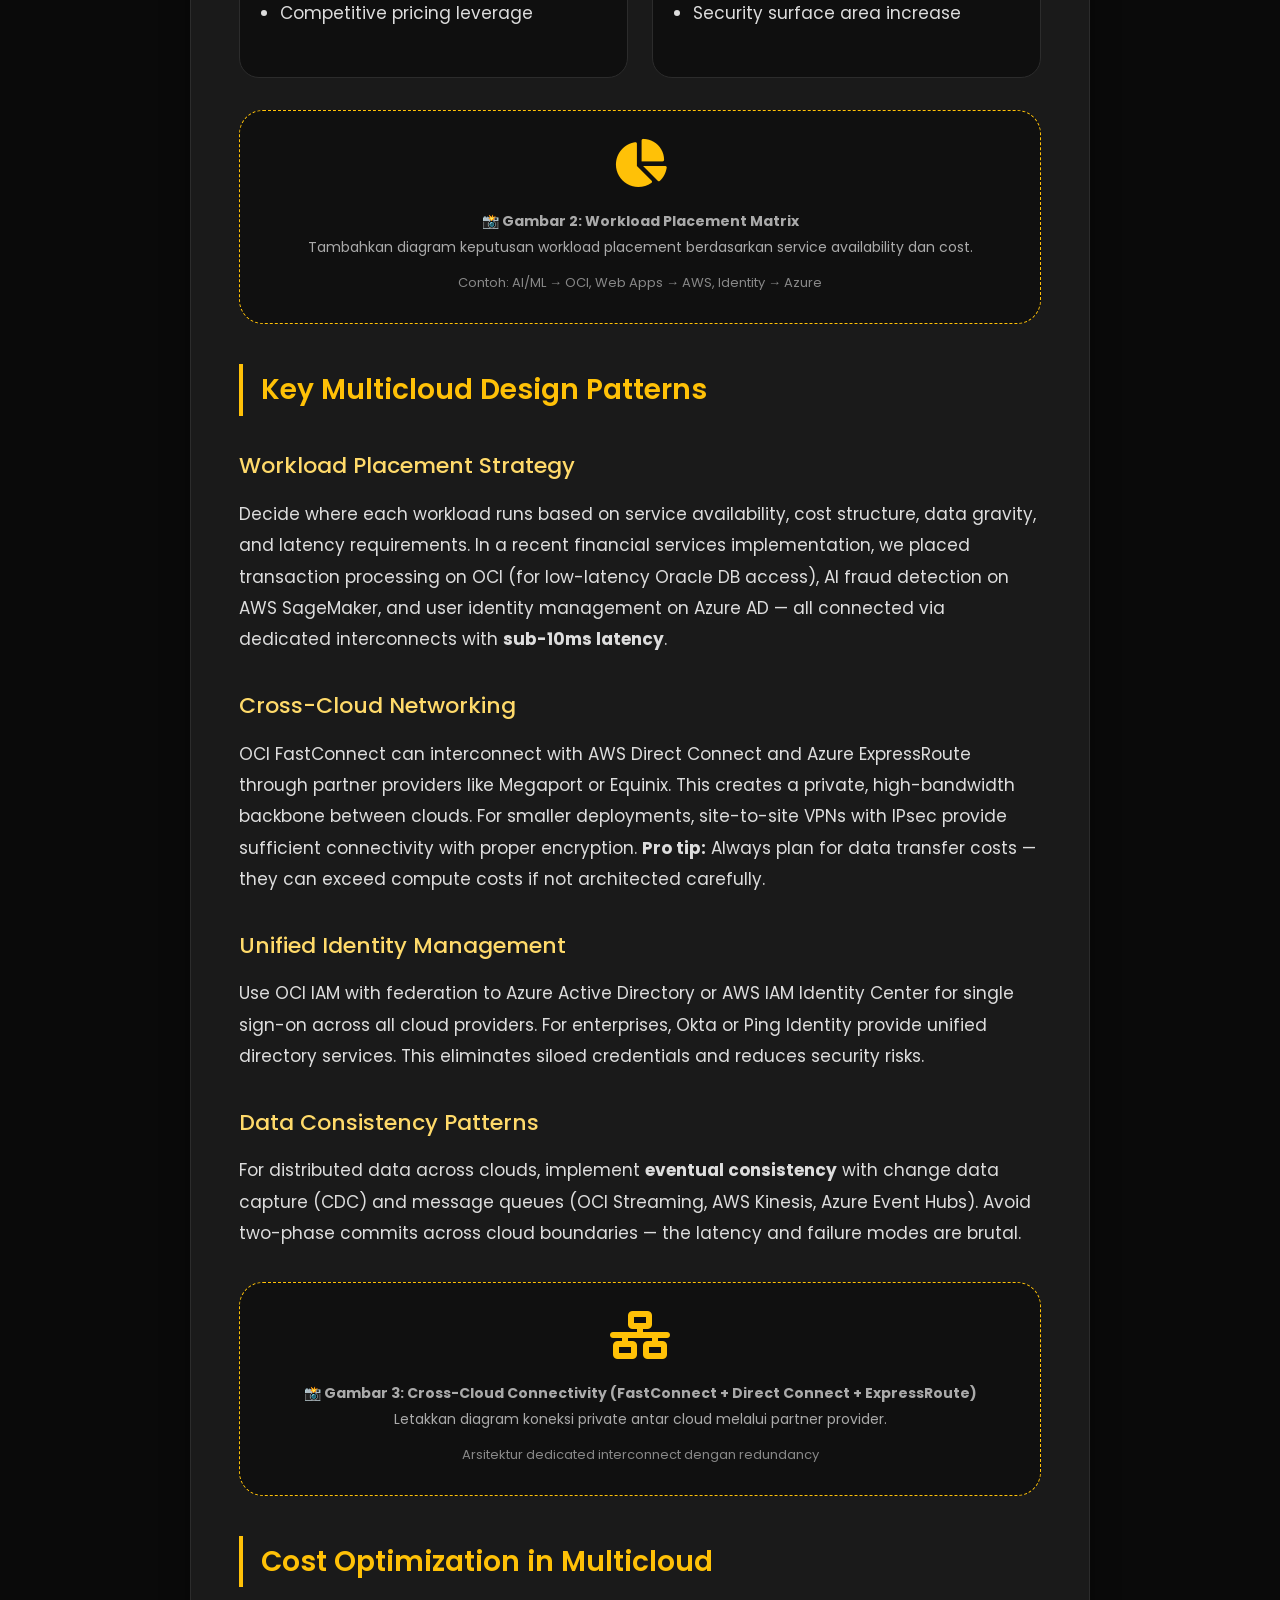
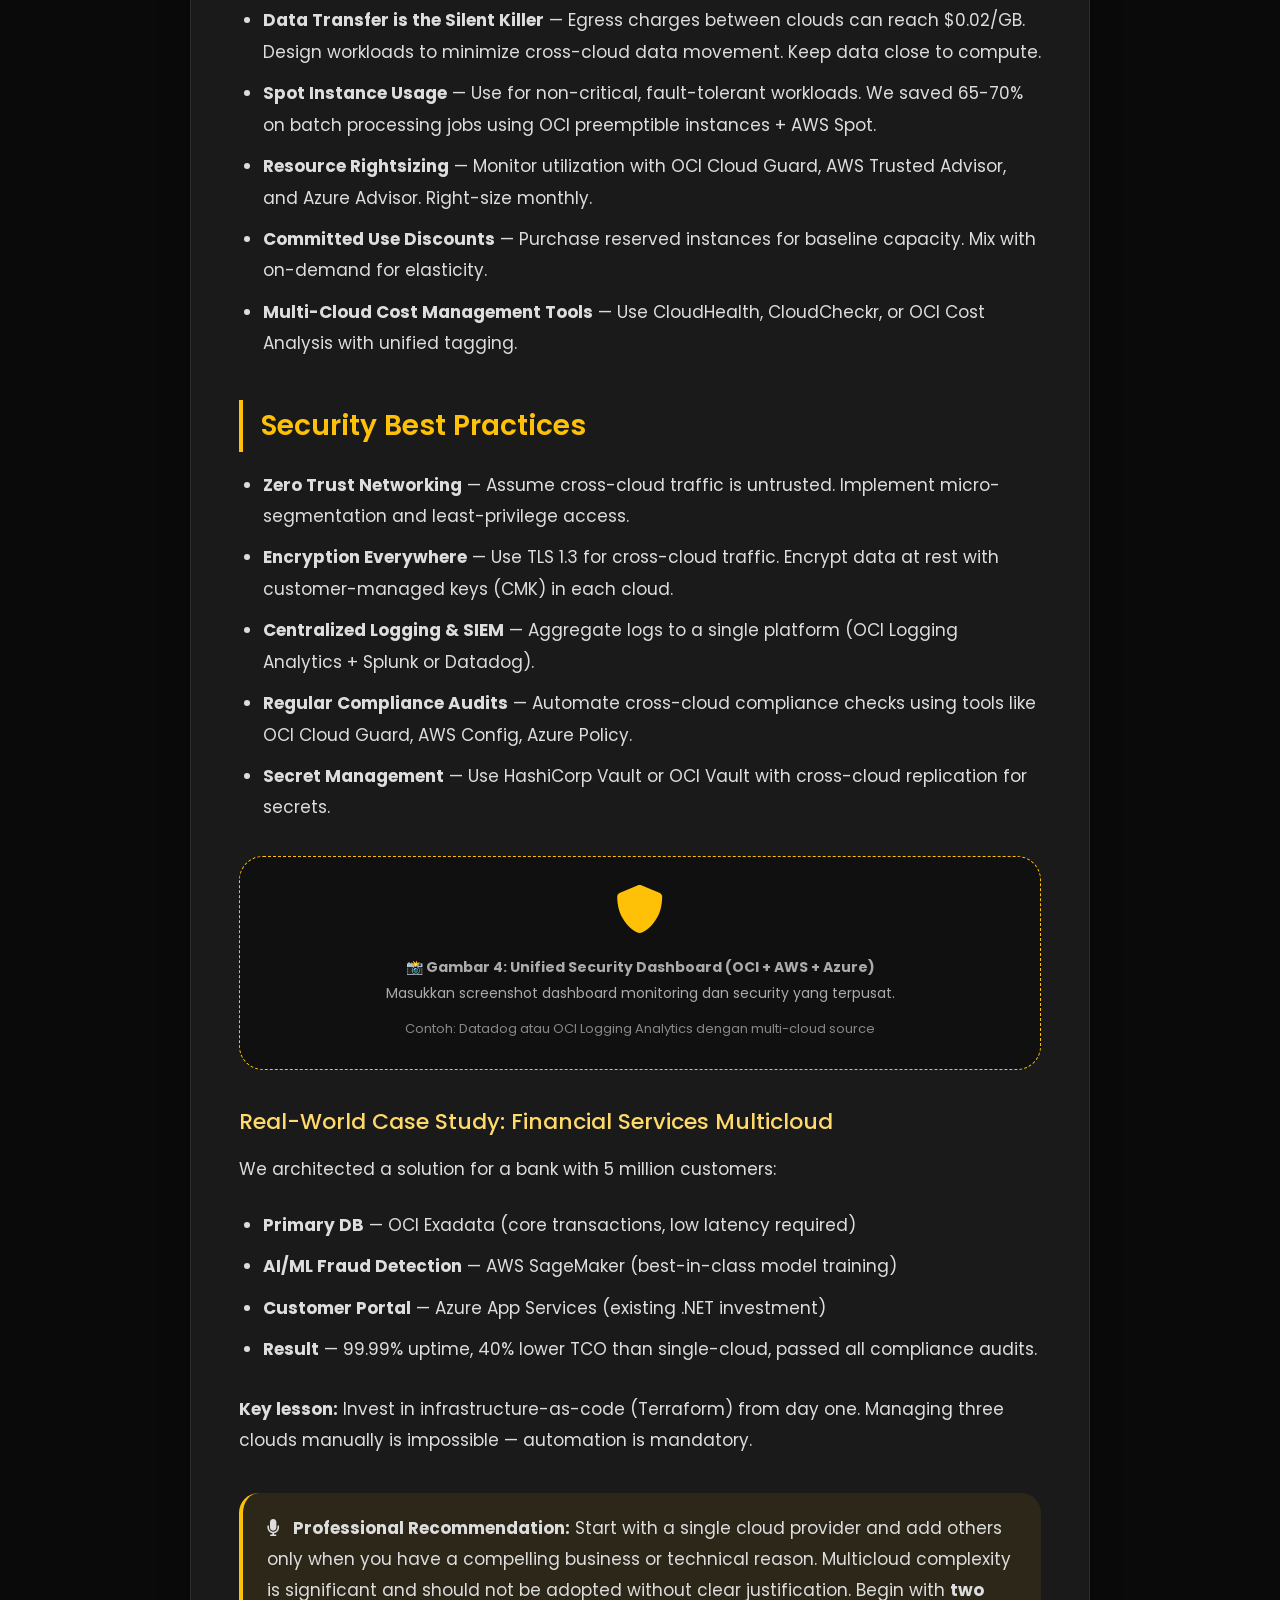
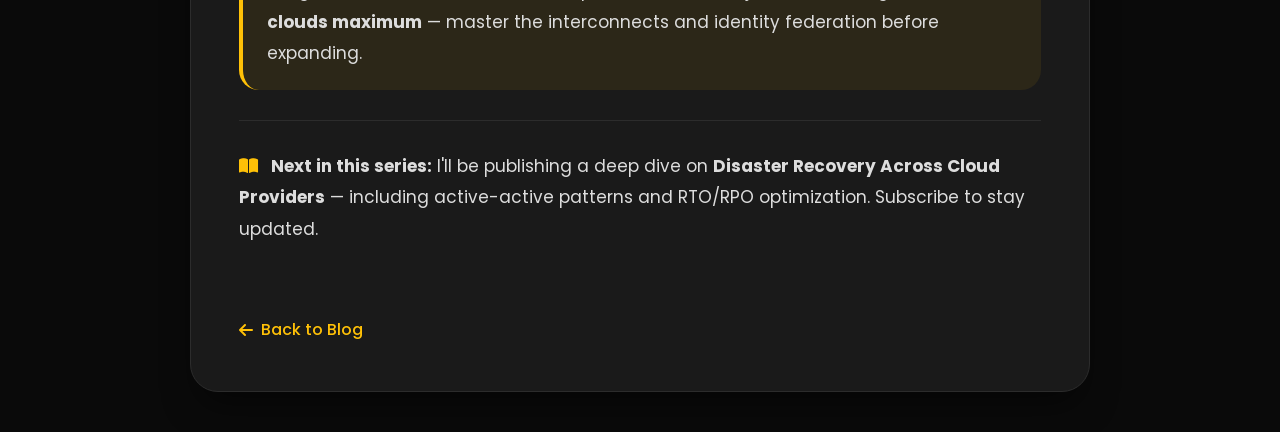
<file: blog/post-3-multicloud.html>
<!DOCTYPE html>
<html lang="en">
<head>
  <meta charset="UTF-8">
  <meta name="viewport" content="width=device-width, initial-scale=1.0">
  <title>Multicloud Architecture Best Practices | Arkan Tsabit</title>
  <link href="https://fonts.googleapis.com/css2?family=Poppins:wght@300;400;500;600;700&display=swap" rel="stylesheet">
  <link rel="stylesheet" href="https://cdnjs.cloudflare.com/ajax/libs/font-awesome/6.0.0-beta3/css/all.min.css">
  <style>
    * {
      margin: 0;
      padding: 0;
      box-sizing: border-box;
    }
    body {
      background: #0a0a0a;
      font-family: 'Poppins', sans-serif;
      padding: 40px 20px;
    }
    .container {
      max-width: 900px;
      margin: 0 auto;
      background: #1a1a1a;
      border-radius: 28px;
      padding: 48px;
      border: 1px solid #2c2c2c;
      box-shadow: 0 20px 35px -10px rgba(0,0,0,0.5);
    }
    h1 {
      color: #fff;
      font-size: 38px;
      font-weight: 600;
      margin-bottom: 16px;
      line-height: 1.3;
    }
    .meta {
      color: #aaa;
      font-size: 14px;
      margin-bottom: 32px;
      padding-bottom: 20px;
      border-bottom: 1px solid #2c2c2c;
      display: flex;
      gap: 20px;
      flex-wrap: wrap;
    }
    .meta span i {
      margin-right: 6px;
      color: #ffc107;
    }
    .category {
      display: inline-block;
      background: linear-gradient(135deg, #ffc107 0%, #ffb300 100%);
      color: #000;
      padding: 5px 16px;
      border-radius: 40px;
      font-size: 12px;
      font-weight: 600;
      margin-bottom: 18px;
    }
    .content {
      color: #ddd;
      font-size: 17px;
      line-height: 1.85;
    }
    .content p {
      margin-bottom: 24px;
    }
    .content h2 {
      color: #ffc107;
      font-size: 28px;
      margin: 40px 0 18px;
      font-weight: 600;
      border-left: 4px solid #ffc107;
      padding-left: 18px;
    }
    .content h3 {
      color: #ffda6a;
      font-size: 22px;
      margin: 30px 0 12px;
      font-weight: 500;
    }
    .content ul, .content ol {
      margin-left: 24px;
      margin-bottom: 28px;
    }
    .content li {
      margin-bottom: 10px;
    }
    .back-link {
      display: inline-flex;
      align-items: center;
      gap: 8px;
      margin-top: 48px;
      color: #ffc107;
      text-decoration: none;
      font-weight: 500;
      transition: 0.2s;
    }
    .back-link:hover {
      gap: 12px;
      color: #ffda6a;
    }
    .note {
      background: rgba(255,193,7,0.08);
      padding: 20px 24px;
      border-radius: 20px;
      margin: 36px 0 24px;
      border-left: 4px solid #ffc107;
    }
    .image-placeholder {
      background: #101010;
      border-radius: 24px;
      padding: 28px 20px;
      margin: 32px 0;
      text-align: center;
      border: 1px dashed #ffc107;
      transition: 0.2s;
    }
    .image-placeholder i {
      font-size: 48px;
      color: #ffc107;
      margin-bottom: 12px;
      display: inline-block;
    }
    .image-placeholder p {
      color: #aaa;
      font-size: 14px;
      margin: 10px 0 0;
    }
    .img-caption {
      font-size: 13px;
      color: #888;
      margin-top: 10px;
    }
    .pros-cons {
      display: flex;
      gap: 24px;
      margin: 28px 0;
      flex-wrap: wrap;
    }
    .pros, .cons {
      flex: 1;
      background: #0f0f0f;
      border-radius: 20px;
      padding: 20px;
      border: 1px solid #2c2c2c;
    }
    .pros h4, .cons h4 {
      font-size: 18px;
      margin-bottom: 12px;
    }
    .pros h4 i { color: #4caf50; margin-right: 8px; }
    .cons h4 i { color: #f44336; margin-right: 8px; }
    hr {
      border: none;
      height: 1px;
      background: #2c2c2c;
      margin: 30px 0;
    }
    .cert-badge {
      display: inline-flex;
      align-items: center;
      gap: 8px;
      background: #ffc10710;
      padding: 8px 16px;
      border-radius: 40px;
      font-size: 13px;
      margin-bottom: 20px;
    }
    @media (max-width: 680px) {
      .container { padding: 28px; }
      h1 { font-size: 28px; }
      .pros-cons { flex-direction: column; }
    }
  </style>
</head>
<body>
  <div class="container">
    <div class="category"><i class="fas fa-cloud" style="margin-right: 6px;"></i> Cloud Architecture · Multicloud</div>
    <h1>Multicloud Architecture Best Practices for Enterprise Deployments</h1>
    <div class="meta">
      <span><i class="far fa-calendar-alt"></i> January 10, 2026</span>
      <span><i class="far fa-clock"></i> 9 min read</span>
      <span><i class="fas fa-certificate"></i> OCI Certified</span>
    </div>
    <div class="content">
      <div class="cert-badge">
        <i class="fas fa-check-circle" style="color: #ffc107;"></i> 
        OCI Multicloud Architect Professional Certified
      </div>
      <p>After earning the <strong>OCI Multicloud Architect Professional certification</strong> and implementing multicloud solutions for enterprise clients across finance, retail, and healthcare, I've learned that successful multicloud isn't about using every cloud — it's about intentionally choosing the right cloud for each workload. This article shares battle-tested patterns, real-world pitfalls, and best practices for designing resilient multicloud architectures.</p>

      <!-- TEMPAT GAMBAR 1: Multicloud Landscape -->
      <div class="image-placeholder">
        <i class="fas fa-globe-americas"></i>
        <p><strong>📸 Gambar 1: Multicloud Landscape - OCI + AWS + Azure</strong><br>Letakkan diagram arsitektur multicloud dengan tiga provider utama.</p>
        <div class="img-caption">Recommended: visualisasi koneksi FastConnect, Direct Connect, ExpressRoute</div>
      </div>

      <h2>Why Organizations Adopt Multicloud</h2>
      <p>Multicloud adoption has grown from 76% to 89% among enterprises in the past two years. But successful adoption requires clear strategic drivers:</p>
      <ul>
        <li><strong>Avoid Vendor Lock-in</strong> — Maintain negotiating power and migration flexibility between providers.</li>
        <li><strong>Best-of-Breed Services</strong> — Use OCI for Generative AI and Oracle DB, AWS for SageMaker and Lambda, Azure for OpenAI and Active Directory integration.</li>
        <li><strong>Disaster Recovery</strong> — Geographic redundancy across cloud providers protects against region-wide failures.</li>
        <li><strong>Compliance & Data Residency</strong> — Some providers have better compliance certifications in specific regions.</li>
        <li><strong>Merger & Acquisition Integration</strong> — Inherited different cloud footprints that must coexist.</li>
        <li><strong>Cost Optimization</strong> — Leverage competitive pricing and spot markets across providers.</li>
      </ul>

      <div class="pros-cons">
        <div class="pros">
          <h4><i class="fas fa-thumbs-up"></i> Benefits</h4>
          <ul style="margin-left: 20px;">
            <li>No single vendor dependency</li>
            <li>Access to unique services</li>
            <li>Geographic redundancy</li>
            <li>Competitive pricing leverage</li>
          </ul>
        </div>
        <div class="cons">
          <h4><i class="fas fa-exclamation-triangle"></i> Challenges</h4>
          <ul style="margin-left: 20px;">
            <li>Cross-cloud data transfer costs</li>
            <li>Operational complexity</li>
            <li>Skill set requirements</li>
            <li>Security surface area increase</li>
          </ul>
        </div>
      </div>

      <!-- TEMPAT GAMBAR 2: Workload Placement Strategy -->
      <div class="image-placeholder">
        <i class="fas fa-chart-pie"></i>
        <p><strong>📸 Gambar 2: Workload Placement Matrix</strong><br>Tambahkan diagram keputusan workload placement berdasarkan service availability dan cost.</p>
        <div class="img-caption">Contoh: AI/ML → OCI, Web Apps → AWS, Identity → Azure</div>
      </div>

      <h2>Key Multicloud Design Patterns</h2>
      
      <h3>Workload Placement Strategy</h3>
      <p>Decide where each workload runs based on service availability, cost structure, data gravity, and latency requirements. In a recent financial services implementation, we placed transaction processing on OCI (for low-latency Oracle DB access), AI fraud detection on AWS SageMaker, and user identity management on Azure AD — all connected via dedicated interconnects with <strong>sub-10ms latency</strong>.</p>
      
      <h3>Cross-Cloud Networking</h3>
      <p>OCI FastConnect can interconnect with AWS Direct Connect and Azure ExpressRoute through partner providers like Megaport or Equinix. This creates a private, high-bandwidth backbone between clouds. For smaller deployments, site-to-site VPNs with IPsec provide sufficient connectivity with proper encryption. <strong>Pro tip:</strong> Always plan for data transfer costs — they can exceed compute costs if not architected carefully.</p>
      
      <h3>Unified Identity Management</h3>
      <p>Use OCI IAM with federation to Azure Active Directory or AWS IAM Identity Center for single sign-on across all cloud providers. For enterprises, Okta or Ping Identity provide unified directory services. This eliminates siloed credentials and reduces security risks.</p>

      <h3>Data Consistency Patterns</h3>
      <p>For distributed data across clouds, implement <strong>eventual consistency</strong> with change data capture (CDC) and message queues (OCI Streaming, AWS Kinesis, Azure Event Hubs). Avoid two-phase commits across cloud boundaries — the latency and failure modes are brutal.</p>

      <!-- TEMPAT GAMBAR 3: Cross-Cloud Connectivity Architecture -->
      <div class="image-placeholder">
        <i class="fas fa-network-wired"></i>
        <p><strong>📸 Gambar 3: Cross-Cloud Connectivity (FastConnect + Direct Connect + ExpressRoute)</strong><br>Letakkan diagram koneksi private antar cloud melalui partner provider.</p>
        <div class="img-caption">Arsitektur dedicated interconnect dengan redundancy</div>
      </div>

      <h2>Cost Optimization in Multicloud</h2>
      <ul>
        <li><strong>Data Transfer is the Silent Killer</strong> — Egress charges between clouds can reach $0.02/GB. Design workloads to minimize cross-cloud data movement. Keep data close to compute.</li>
        <li><strong>Spot Instance Usage</strong> — Use for non-critical, fault-tolerant workloads. We saved 65-70% on batch processing jobs using OCI preemptible instances + AWS Spot.</li>
        <li><strong>Resource Rightsizing</strong> — Monitor utilization with OCI Cloud Guard, AWS Trusted Advisor, and Azure Advisor. Right-size monthly.</li>
        <li><strong>Committed Use Discounts</strong> — Purchase reserved instances for baseline capacity. Mix with on-demand for elasticity.</li>
        <li><strong>Multi-Cloud Cost Management Tools</strong> — Use CloudHealth, CloudCheckr, or OCI Cost Analysis with unified tagging.</li>
      </ul>

      <h2>Security Best Practices</h2>
      <ul>
        <li><strong>Zero Trust Networking</strong> — Assume cross-cloud traffic is untrusted. Implement micro-segmentation and least-privilege access.</li>
        <li><strong>Encryption Everywhere</strong> — Use TLS 1.3 for cross-cloud traffic. Encrypt data at rest with customer-managed keys (CMK) in each cloud.</li>
        <li><strong>Centralized Logging & SIEM</strong> — Aggregate logs to a single platform (OCI Logging Analytics + Splunk or Datadog).</li>
        <li><strong>Regular Compliance Audits</strong> — Automate cross-cloud compliance checks using tools like OCI Cloud Guard, AWS Config, Azure Policy.</li>
        <li><strong>Secret Management</strong> — Use HashiCorp Vault or OCI Vault with cross-cloud replication for secrets.</li>
      </ul>

      <!-- TEMPAT GAMBAR 4: Security & Monitoring Dashboard -->
      <div class="image-placeholder">
        <i class="fas fa-shield-alt"></i>
        <p><strong>📸 Gambar 4: Unified Security Dashboard (OCI + AWS + Azure)</strong><br>Masukkan screenshot dashboard monitoring dan security yang terpusat.</p>
        <div class="img-caption">Contoh: Datadog atau OCI Logging Analytics dengan multi-cloud source</div>
      </div>

      <h3>Real-World Case Study: Financial Services Multicloud</h3>
      <p>We architected a solution for a bank with 5 million customers:</p>
      <ul>
        <li><strong>Primary DB</strong> — OCI Exadata (core transactions, low latency required)</li>
        <li><strong>AI/ML Fraud Detection</strong> — AWS SageMaker (best-in-class model training)</li>
        <li><strong>Customer Portal</strong> — Azure App Services (existing .NET investment)</li>
        <li><strong>Result</strong> — 99.99% uptime, 40% lower TCO than single-cloud, passed all compliance audits.</li>
      </ul>
      <p><strong>Key lesson:</strong> Invest in infrastructure-as-code (Terraform) from day one. Managing three clouds manually is impossible — automation is mandatory.</p>

      <div class="note">
        <i class="fas fa-microphone" style="margin-right: 8px;"></i>
        <strong>Professional Recommendation:</strong> Start with a single cloud provider and add others only when you have a compelling business or technical reason. Multicloud complexity is significant and should not be adopted without clear justification. Begin with <strong>two clouds maximum</strong> — master the interconnects and identity federation before expanding.
      </div>

      <hr>
      <p><i class="fas fa-book-open" style="color: #ffc107; margin-right: 8px;"></i> <strong>Next in this series:</strong> I'll be publishing a deep dive on <strong>Disaster Recovery Across Cloud Providers</strong> — including active-active patterns and RTO/RPO optimization. Subscribe to stay updated.</p>
    </div>
    <a href="../index.html#blog" class="back-link"><i class="fas fa-arrow-left"></i> Back to Blog</a>
  </div>
</body>
</html>
</file>
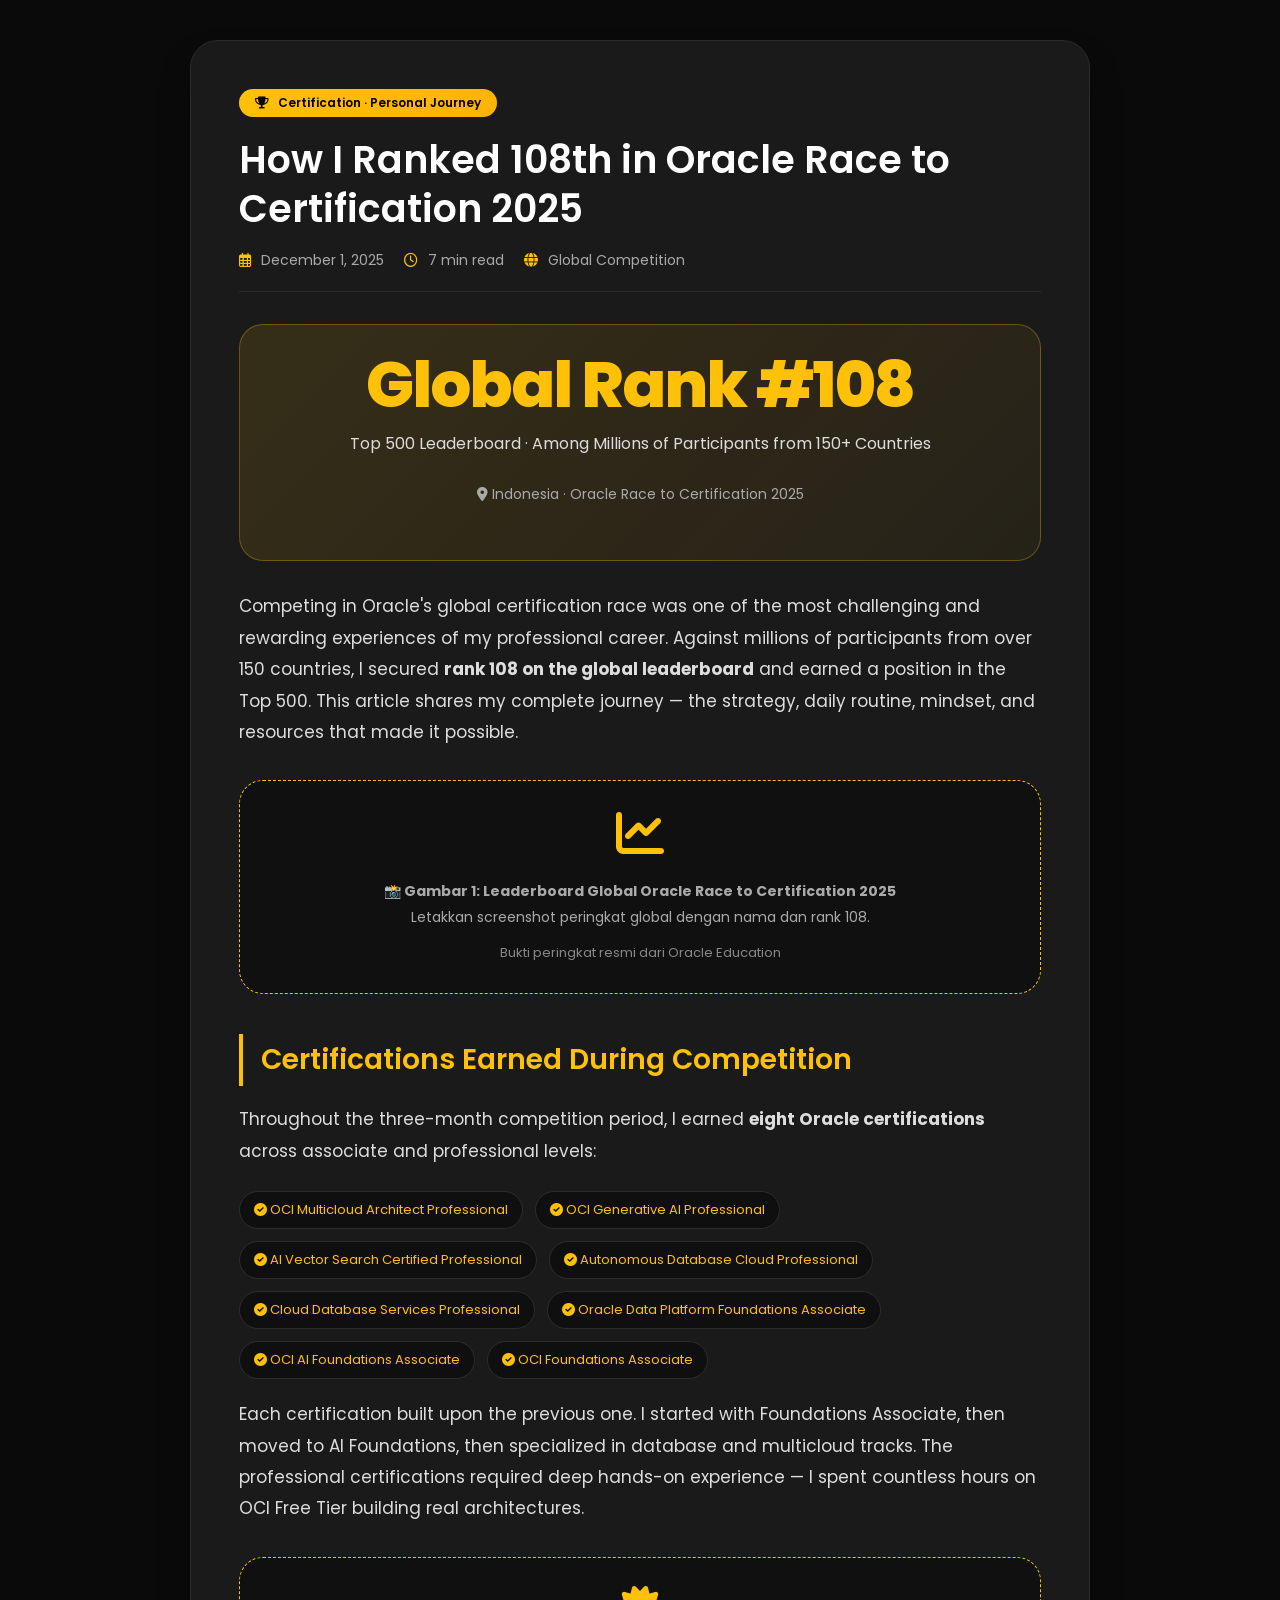
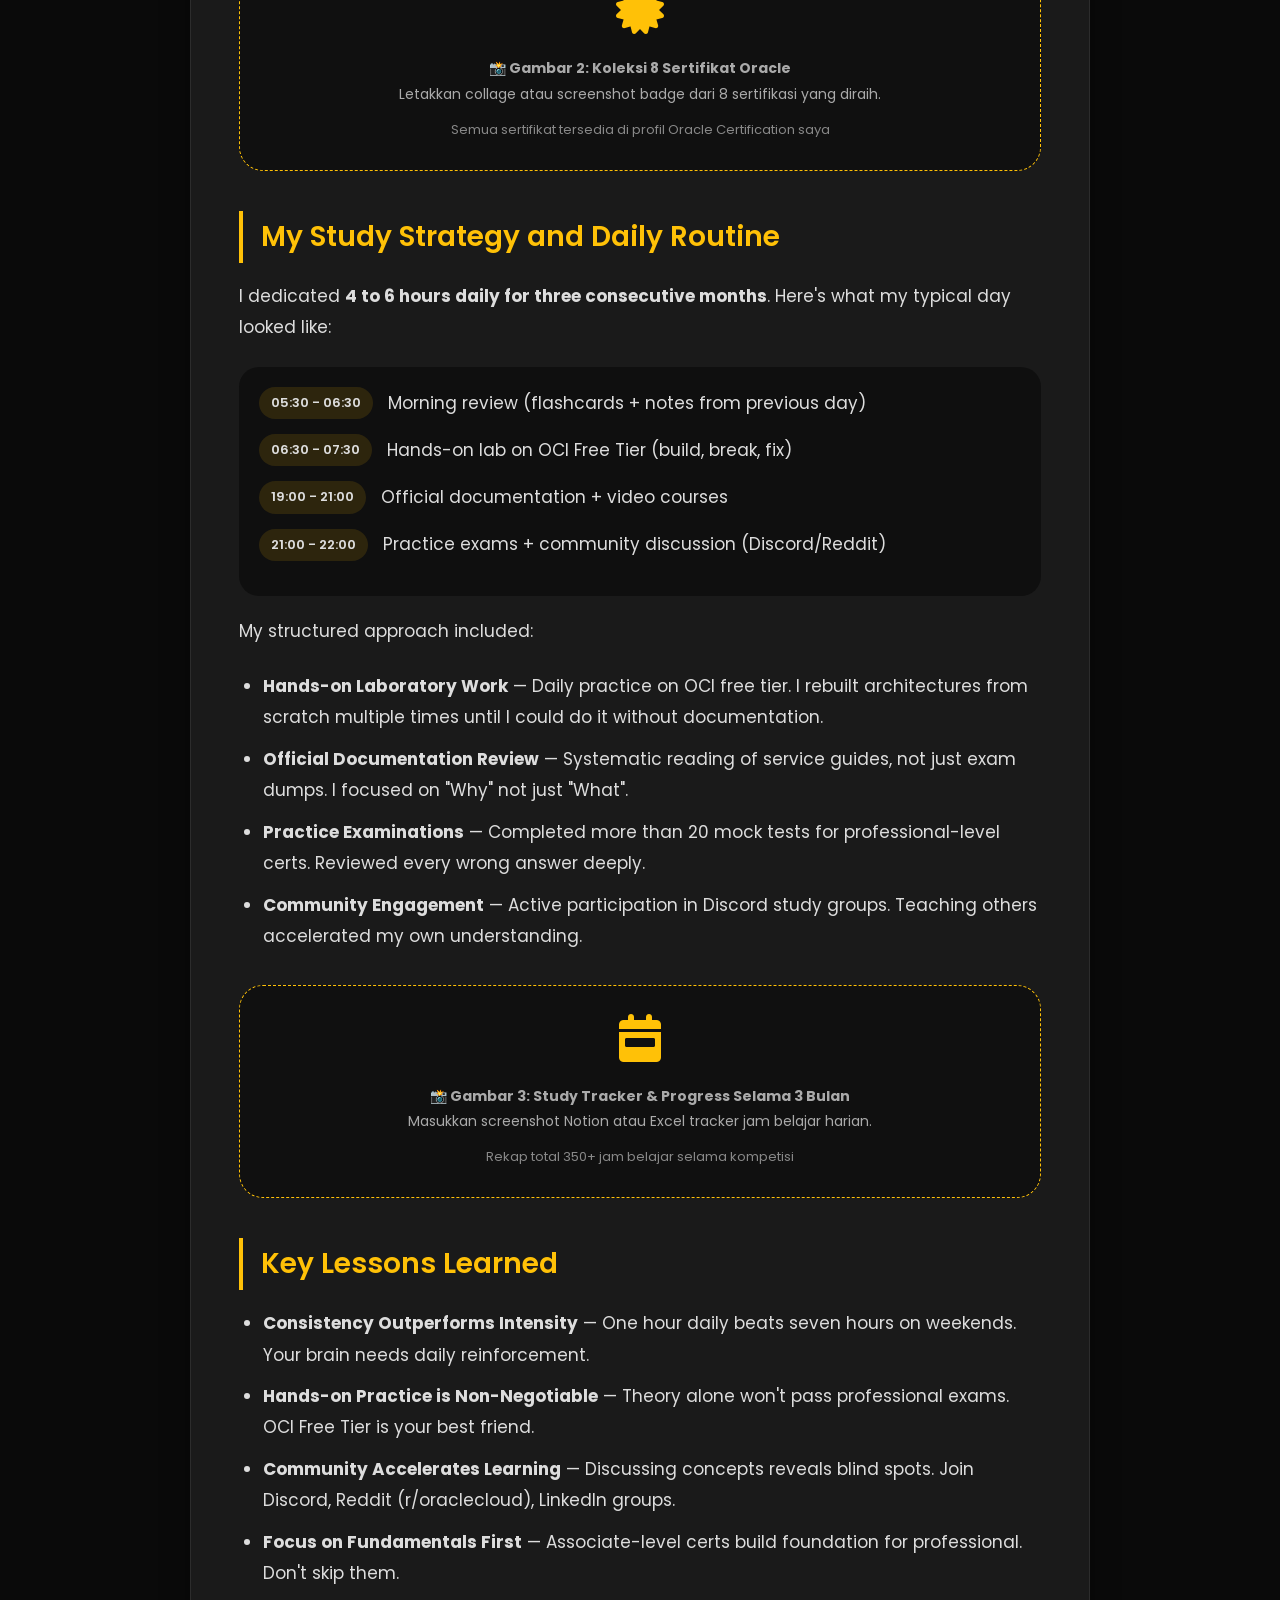
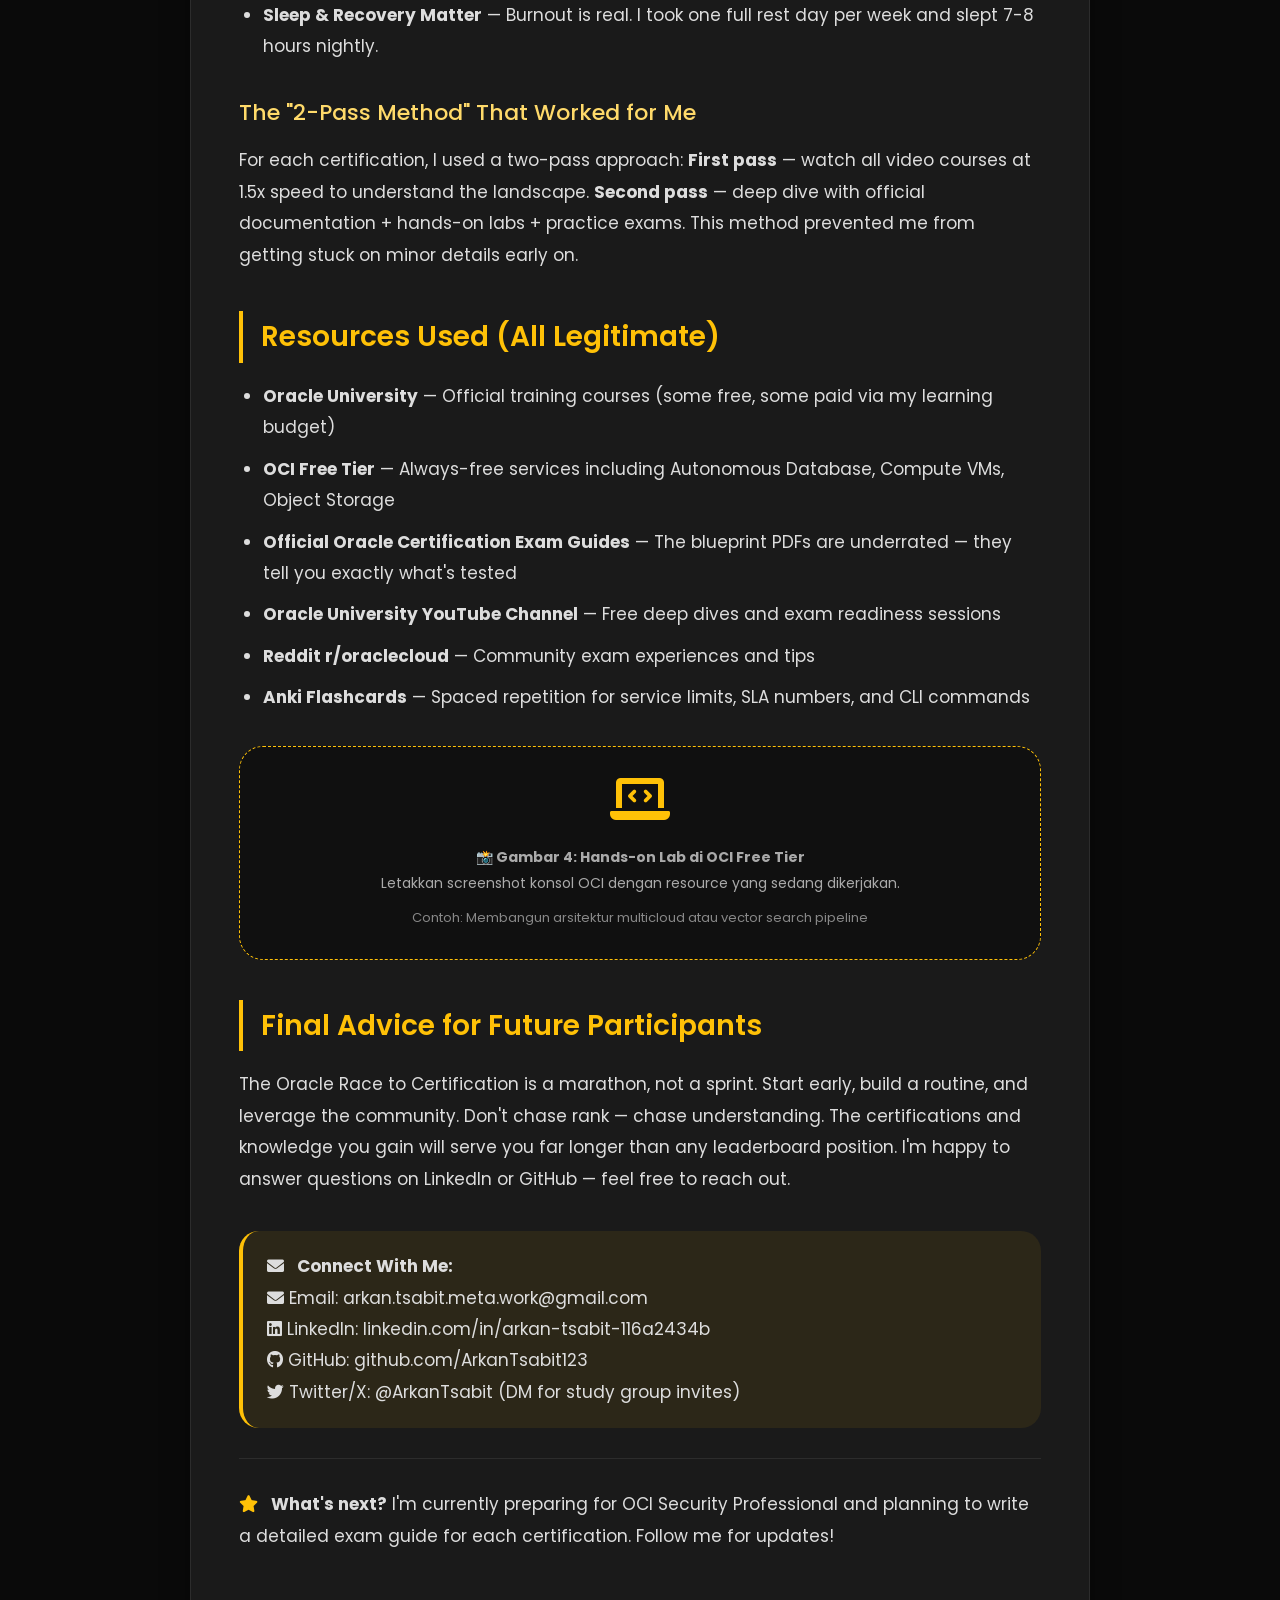
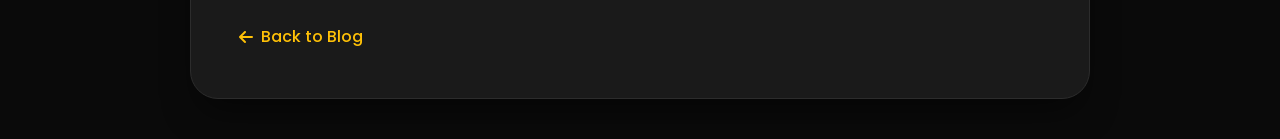
<file: blog/post-4-oracle-race.html>
<!DOCTYPE html>
<html lang="en">
<head>
  <meta charset="UTF-8">
  <meta name="viewport" content="width=device-width, initial-scale=1.0">
  <title>How I Ranked 108 in Oracle Race to Certification | Arkan Tsabit</title>
  <link href="https://fonts.googleapis.com/css2?family=Poppins:wght@300;400;500;600;700&display=swap" rel="stylesheet">
  <link rel="stylesheet" href="https://cdnjs.cloudflare.com/ajax/libs/font-awesome/6.0.0-beta3/css/all.min.css">
  <style>
    * {
      margin: 0;
      padding: 0;
      box-sizing: border-box;
    }
    body {
      background: #0a0a0a;
      font-family: 'Poppins', sans-serif;
      padding: 40px 20px;
    }
    .container {
      max-width: 900px;
      margin: 0 auto;
      background: #1a1a1a;
      border-radius: 28px;
      padding: 48px;
      border: 1px solid #2c2c2c;
      box-shadow: 0 20px 35px -10px rgba(0,0,0,0.5);
    }
    h1 {
      color: #fff;
      font-size: 38px;
      font-weight: 600;
      margin-bottom: 16px;
      line-height: 1.3;
    }
    .meta {
      color: #aaa;
      font-size: 14px;
      margin-bottom: 32px;
      padding-bottom: 20px;
      border-bottom: 1px solid #2c2c2c;
      display: flex;
      gap: 20px;
      flex-wrap: wrap;
    }
    .meta span i {
      margin-right: 6px;
      color: #ffc107;
    }
    .category {
      display: inline-block;
      background: linear-gradient(135deg, #ffc107 0%, #ffb300 100%);
      color: #000;
      padding: 5px 16px;
      border-radius: 40px;
      font-size: 12px;
      font-weight: 600;
      margin-bottom: 18px;
    }
    .content {
      color: #ddd;
      font-size: 17px;
      line-height: 1.85;
    }
    .content p {
      margin-bottom: 24px;
    }
    .content h2 {
      color: #ffc107;
      font-size: 28px;
      margin: 40px 0 18px;
      font-weight: 600;
      border-left: 4px solid #ffc107;
      padding-left: 18px;
    }
    .content h3 {
      color: #ffda6a;
      font-size: 22px;
      margin: 30px 0 12px;
      font-weight: 500;
    }
    .content ul, .content ol {
      margin-left: 24px;
      margin-bottom: 28px;
    }
    .content li {
      margin-bottom: 10px;
    }
    .back-link {
      display: inline-flex;
      align-items: center;
      gap: 8px;
      margin-top: 48px;
      color: #ffc107;
      text-decoration: none;
      font-weight: 500;
      transition: 0.2s;
    }
    .back-link:hover {
      gap: 12px;
      color: #ffda6a;
    }
    .highlight-box {
      background: linear-gradient(135deg, rgba(255,193,7,0.12) 0%, rgba(255,193,7,0.05) 100%);
      padding: 28px 20px;
      border-radius: 24px;
      margin: 20px 0 30px;
      text-align: center;
      border: 1px solid rgba(255,193,7,0.3);
    }
    .rank-number {
      font-size: 64px;
      font-weight: 800;
      color: #ffc107;
      line-height: 1;
      letter-spacing: -2px;
    }
    .cert-grid {
      display: flex;
      flex-wrap: wrap;
      gap: 12px;
      margin: 20px 0;
    }
    .cert-badge-mini {
      background: #0f0f0f;
      border: 1px solid #2c2c2c;
      padding: 6px 14px;
      border-radius: 40px;
      font-size: 13px;
      color: #ffc107;
    }
    .note {
      background: rgba(255,193,7,0.08);
      padding: 20px 24px;
      border-radius: 20px;
      margin: 36px 0 24px;
      border-left: 4px solid #ffc107;
    }
    .image-placeholder {
      background: #101010;
      border-radius: 24px;
      padding: 28px 20px;
      margin: 32px 0;
      text-align: center;
      border: 1px dashed #ffc107;
      transition: 0.2s;
    }
    .image-placeholder i {
      font-size: 48px;
      color: #ffc107;
      margin-bottom: 12px;
      display: inline-block;
    }
    .image-placeholder p {
      color: #aaa;
      font-size: 14px;
      margin: 10px 0 0;
    }
    .img-caption {
      font-size: 13px;
      color: #888;
      margin-top: 10px;
    }
    .daily-routine {
      background: #0f0f0f;
      border-radius: 20px;
      padding: 20px;
      margin: 20px 0;
    }
    .routine-item {
      display: flex;
      align-items: center;
      gap: 15px;
      margin-bottom: 15px;
    }
    .routine-time {
      background: #ffc10720;
      padding: 4px 12px;
      border-radius: 20px;
      font-size: 13px;
      font-weight: 600;
      min-width: 80px;
    }
    hr {
      border: none;
      height: 1px;
      background: #2c2c2c;
      margin: 30px 0;
    }
    @media (max-width: 680px) {
      .container { padding: 28px; }
      h1 { font-size: 28px; }
      .rank-number { font-size: 44px; }
    }
  </style>
</head>
<body>
  <div class="container">
    <div class="category"><i class="fas fa-trophy" style="margin-right: 6px;"></i> Certification · Personal Journey</div>
    <h1>How I Ranked 108th in Oracle Race to Certification 2025</h1>
    <div class="meta">
      <span><i class="far fa-calendar-alt"></i> December 1, 2025</span>
      <span><i class="far fa-clock"></i> 7 min read</span>
      <span><i class="fas fa-globe"></i> Global Competition</span>
    </div>
    <div class="content">
      <div class="highlight-box">
        <div class="rank-number">Global Rank #108</div>
        <p style="margin-top: 12px; font-size: 16px;">Top 500 Leaderboard · Among Millions of Participants from 150+ Countries</p>
        <p style="margin-top: 8px; font-size: 14px; color: #aaa;"><i class="fas fa-map-marker-alt"></i> Indonesia · Oracle Race to Certification 2025</p>
      </div>
      
      <p>Competing in Oracle's global certification race was one of the most challenging and rewarding experiences of my professional career. Against millions of participants from over 150 countries, I secured <strong>rank 108 on the global leaderboard</strong> and earned a position in the Top 500. This article shares my complete journey — the strategy, daily routine, mindset, and resources that made it possible.</p>

      <!-- TEMPAT GAMBAR 1: Leaderboard Screenshot -->
      <div class="image-placeholder">
        <i class="fas fa-chart-line"></i>
        <p><strong>📸 Gambar 1: Leaderboard Global Oracle Race to Certification 2025</strong><br>Letakkan screenshot peringkat global dengan nama dan rank 108.</p>
        <div class="img-caption">Bukti peringkat resmi dari Oracle Education</div>
      </div>

      <h2>Certifications Earned During Competition</h2>
      <p>Throughout the three-month competition period, I earned <strong>eight Oracle certifications</strong> across associate and professional levels:</p>
      <div class="cert-grid">
        <span class="cert-badge-mini"><i class="fas fa-check-circle"></i> OCI Multicloud Architect Professional</span>
        <span class="cert-badge-mini"><i class="fas fa-check-circle"></i> OCI Generative AI Professional</span>
        <span class="cert-badge-mini"><i class="fas fa-check-circle"></i> AI Vector Search Certified Professional</span>
        <span class="cert-badge-mini"><i class="fas fa-check-circle"></i> Autonomous Database Cloud Professional</span>
        <span class="cert-badge-mini"><i class="fas fa-check-circle"></i> Cloud Database Services Professional</span>
        <span class="cert-badge-mini"><i class="fas fa-check-circle"></i> Oracle Data Platform Foundations Associate</span>
        <span class="cert-badge-mini"><i class="fas fa-check-circle"></i> OCI AI Foundations Associate</span>
        <span class="cert-badge-mini"><i class="fas fa-check-circle"></i> OCI Foundations Associate</span>
      </div>
      <p>Each certification built upon the previous one. I started with Foundations Associate, then moved to AI Foundations, then specialized in database and multicloud tracks. The professional certifications required deep hands-on experience — I spent countless hours on OCI Free Tier building real architectures.</p>

      <!-- TEMPAT GAMBAR 2: Sertifikat Collage -->
      <div class="image-placeholder">
        <i class="fas fa-certificate"></i>
        <p><strong>📸 Gambar 2: Koleksi 8 Sertifikat Oracle</strong><br>Letakkan collage atau screenshot badge dari 8 sertifikasi yang diraih.</p>
        <div class="img-caption">Semua sertifikat tersedia di profil Oracle Certification saya</div>
      </div>

      <h2>My Study Strategy and Daily Routine</h2>
      <p>I dedicated <strong>4 to 6 hours daily for three consecutive months</strong>. Here's what my typical day looked like:</p>
      
      <div class="daily-routine">
        <div class="routine-item">
          <span class="routine-time">05:30 - 06:30</span>
          <span>Morning review (flashcards + notes from previous day)</span>
        </div>
        <div class="routine-item">
          <span class="routine-time">06:30 - 07:30</span>
          <span>Hands-on lab on OCI Free Tier (build, break, fix)</span>
        </div>
        <div class="routine-item">
          <span class="routine-time">19:00 - 21:00</span>
          <span>Official documentation + video courses</span>
        </div>
        <div class="routine-item">
          <span class="routine-time">21:00 - 22:00</span>
          <span>Practice exams + community discussion (Discord/Reddit)</span>
        </div>
      </div>
      
      <p>My structured approach included:</p>
      <ul>
        <li><strong>Hands-on Laboratory Work</strong> — Daily practice on OCI free tier. I rebuilt architectures from scratch multiple times until I could do it without documentation.</li>
        <li><strong>Official Documentation Review</strong> — Systematic reading of service guides, not just exam dumps. I focused on "Why" not just "What".</li>
        <li><strong>Practice Examinations</strong> — Completed more than 20 mock tests for professional-level certs. Reviewed every wrong answer deeply.</li>
        <li><strong>Community Engagement</strong> — Active participation in Discord study groups. Teaching others accelerated my own understanding.</li>
      </ul>

      <!-- TEMPAT GAMBAR 3: Jadwal Belajar / Study Tracker -->
      <div class="image-placeholder">
        <i class="fas fa-calendar-week"></i>
        <p><strong>📸 Gambar 3: Study Tracker & Progress Selama 3 Bulan</strong><br>Masukkan screenshot Notion atau Excel tracker jam belajar harian.</p>
        <div class="img-caption">Rekap total 350+ jam belajar selama kompetisi</div>
      </div>

      <h2>Key Lessons Learned</h2>
      <ul>
        <li><strong>Consistency Outperforms Intensity</strong> — One hour daily beats seven hours on weekends. Your brain needs daily reinforcement.</li>
        <li><strong>Hands-on Practice is Non-Negotiable</strong> — Theory alone won't pass professional exams. OCI Free Tier is your best friend.</li>
        <li><strong>Community Accelerates Learning</strong> — Discussing concepts reveals blind spots. Join Discord, Reddit (r/oraclecloud), LinkedIn groups.</li>
        <li><strong>Focus on Fundamentals First</strong> — Associate-level certs build foundation for professional. Don't skip them.</li>
        <li><strong>Sleep & Recovery Matter</strong> — Burnout is real. I took one full rest day per week and slept 7-8 hours nightly.</li>
      </ul>

      <h3>The "2-Pass Method" That Worked for Me</h3>
      <p>For each certification, I used a two-pass approach: <strong>First pass</strong> — watch all video courses at 1.5x speed to understand the landscape. <strong>Second pass</strong> — deep dive with official documentation + hands-on labs + practice exams. This method prevented me from getting stuck on minor details early on.</p>

      <h2>Resources Used (All Legitimate)</h2>
      <ul>
        <li><strong>Oracle University</strong> — Official training courses (some free, some paid via my learning budget)</li>
        <li><strong>OCI Free Tier</strong> — Always-free services including Autonomous Database, Compute VMs, Object Storage</li>
        <li><strong>Official Oracle Certification Exam Guides</strong> — The blueprint PDFs are underrated — they tell you exactly what's tested</li>
        <li><strong>Oracle University YouTube Channel</strong> — Free deep dives and exam readiness sessions</li>
        <li><strong>Reddit r/oraclecloud</strong> — Community exam experiences and tips</li>
        <li><strong>Anki Flashcards</strong> — Spaced repetition for service limits, SLA numbers, and CLI commands</li>
      </ul>

      <!-- TEMPAT GAMBAR 4: OCI Free Tier Lab Screenshot -->
      <div class="image-placeholder">
        <i class="fas fa-laptop-code"></i>
        <p><strong>📸 Gambar 4: Hands-on Lab di OCI Free Tier</strong><br>Letakkan screenshot konsol OCI dengan resource yang sedang dikerjakan.</p>
        <div class="img-caption">Contoh: Membangun arsitektur multicloud atau vector search pipeline</div>
      </div>

      <h2>Final Advice for Future Participants</h2>
      <p>The Oracle Race to Certification is a marathon, not a sprint. Start early, build a routine, and leverage the community. Don't chase rank — chase understanding. The certifications and knowledge you gain will serve you far longer than any leaderboard position. I'm happy to answer questions on LinkedIn or GitHub — feel free to reach out.</p>

      <div class="note">
        <i class="fas fa-envelope" style="margin-right: 8px;"></i>
        <strong>Connect With Me:</strong><br>
        <i class="fas fa-envelope"></i> Email: arkan.tsabit.meta.work@gmail.com<br>
        <i class="fab fa-linkedin"></i> LinkedIn: linkedin.com/in/arkan-tsabit-116a2434b<br>
        <i class="fab fa-github"></i> GitHub: github.com/ArkanTsabit123<br>
        <i class="fab fa-twitter"></i> Twitter/X: @ArkanTsabit (DM for study group invites)
      </div>
      
      <hr>
      <p><i class="fas fa-star" style="color: #ffc107; margin-right: 8px;"></i> <strong>What's next?</strong> I'm currently preparing for OCI Security Professional and planning to write a detailed exam guide for each certification. Follow me for updates!</p>
    </div>
    <a href="../index.html#blog" class="back-link"><i class="fas fa-arrow-left"></i> Back to Blog</a>
  </div>
</body>
</html>
</file>
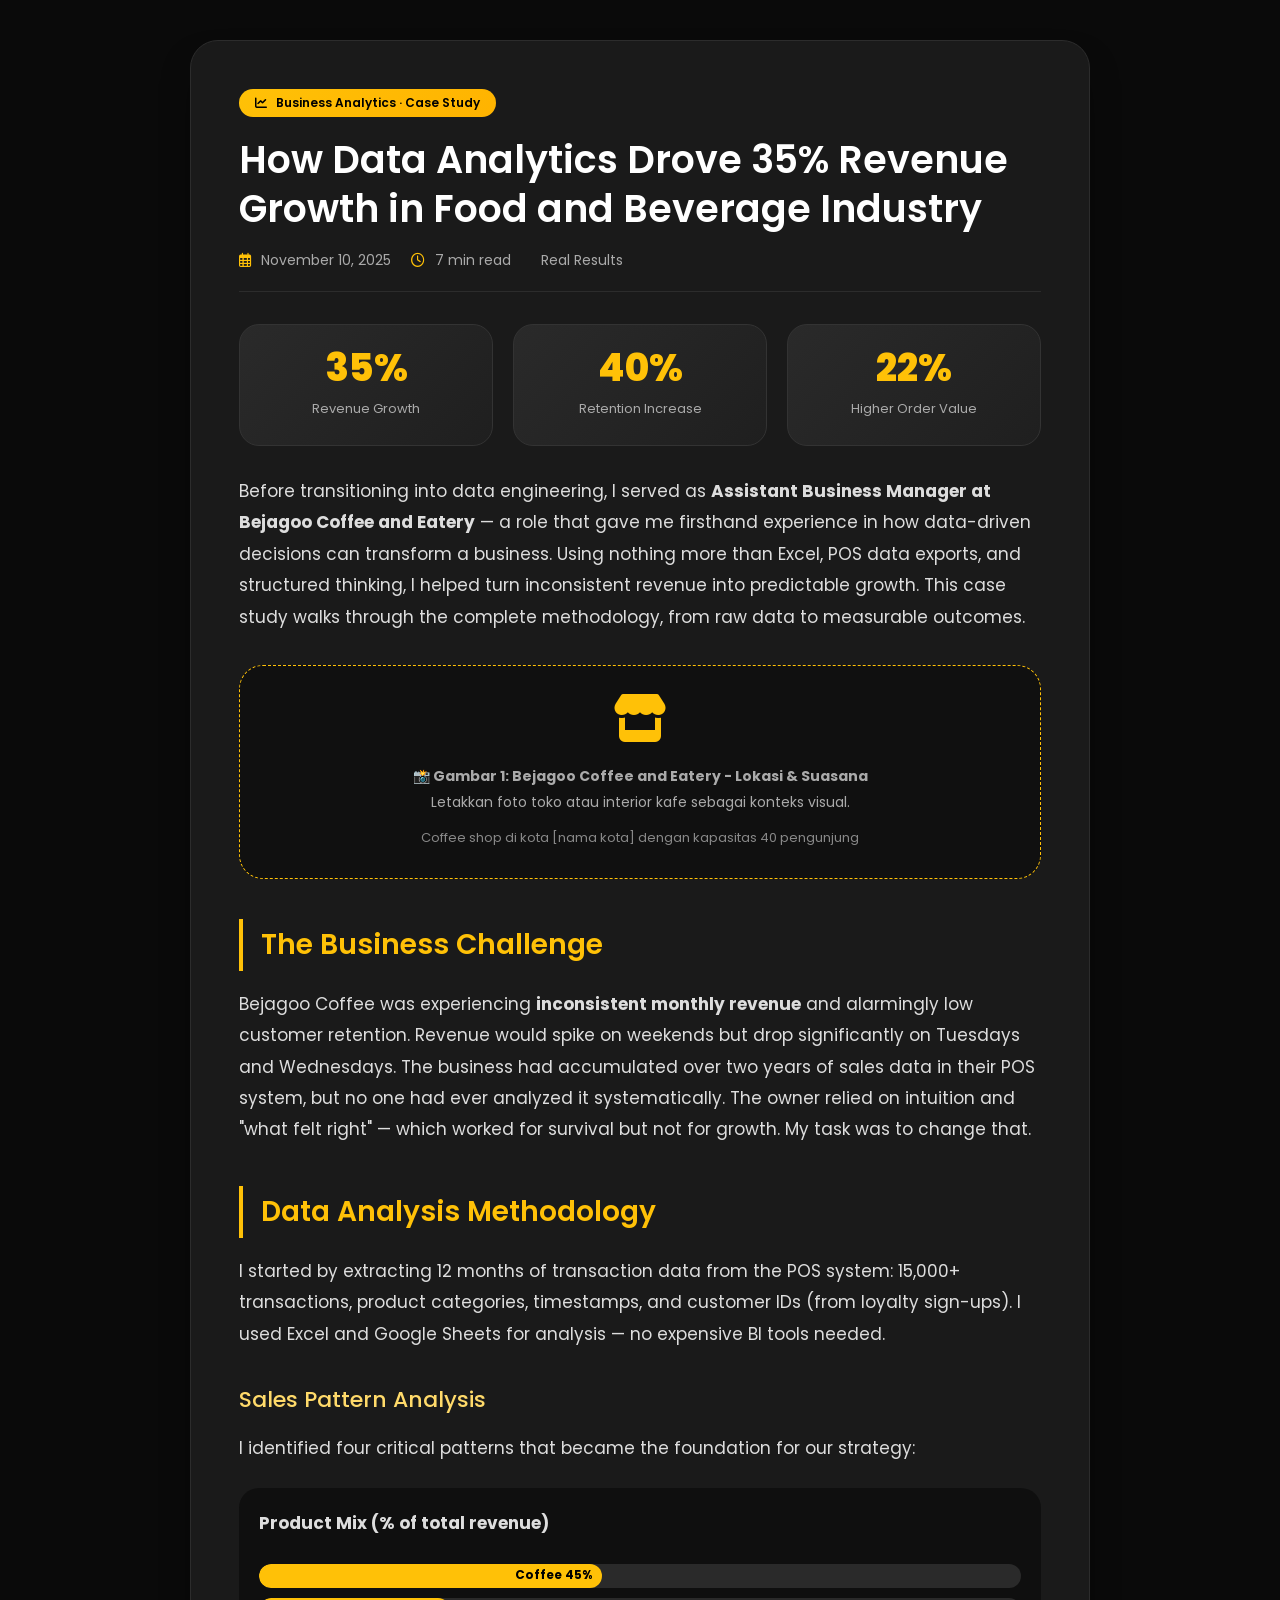
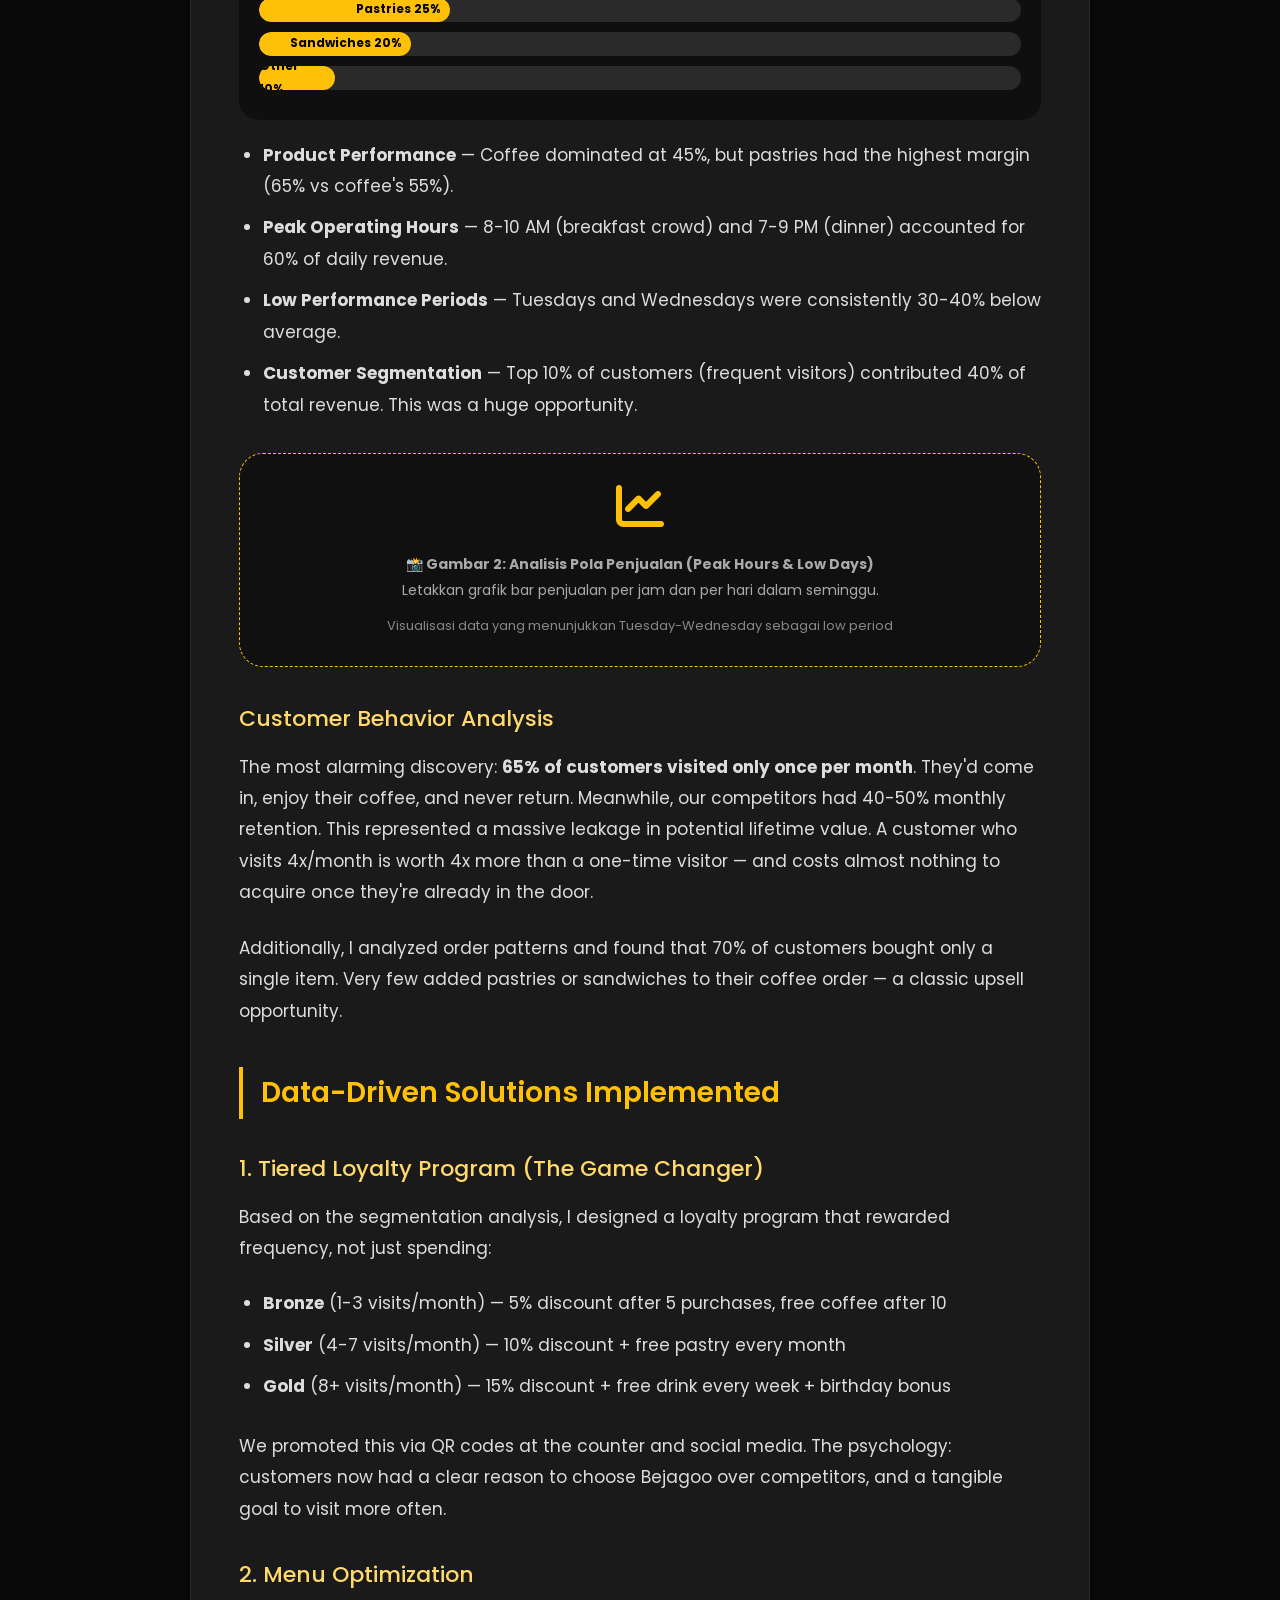
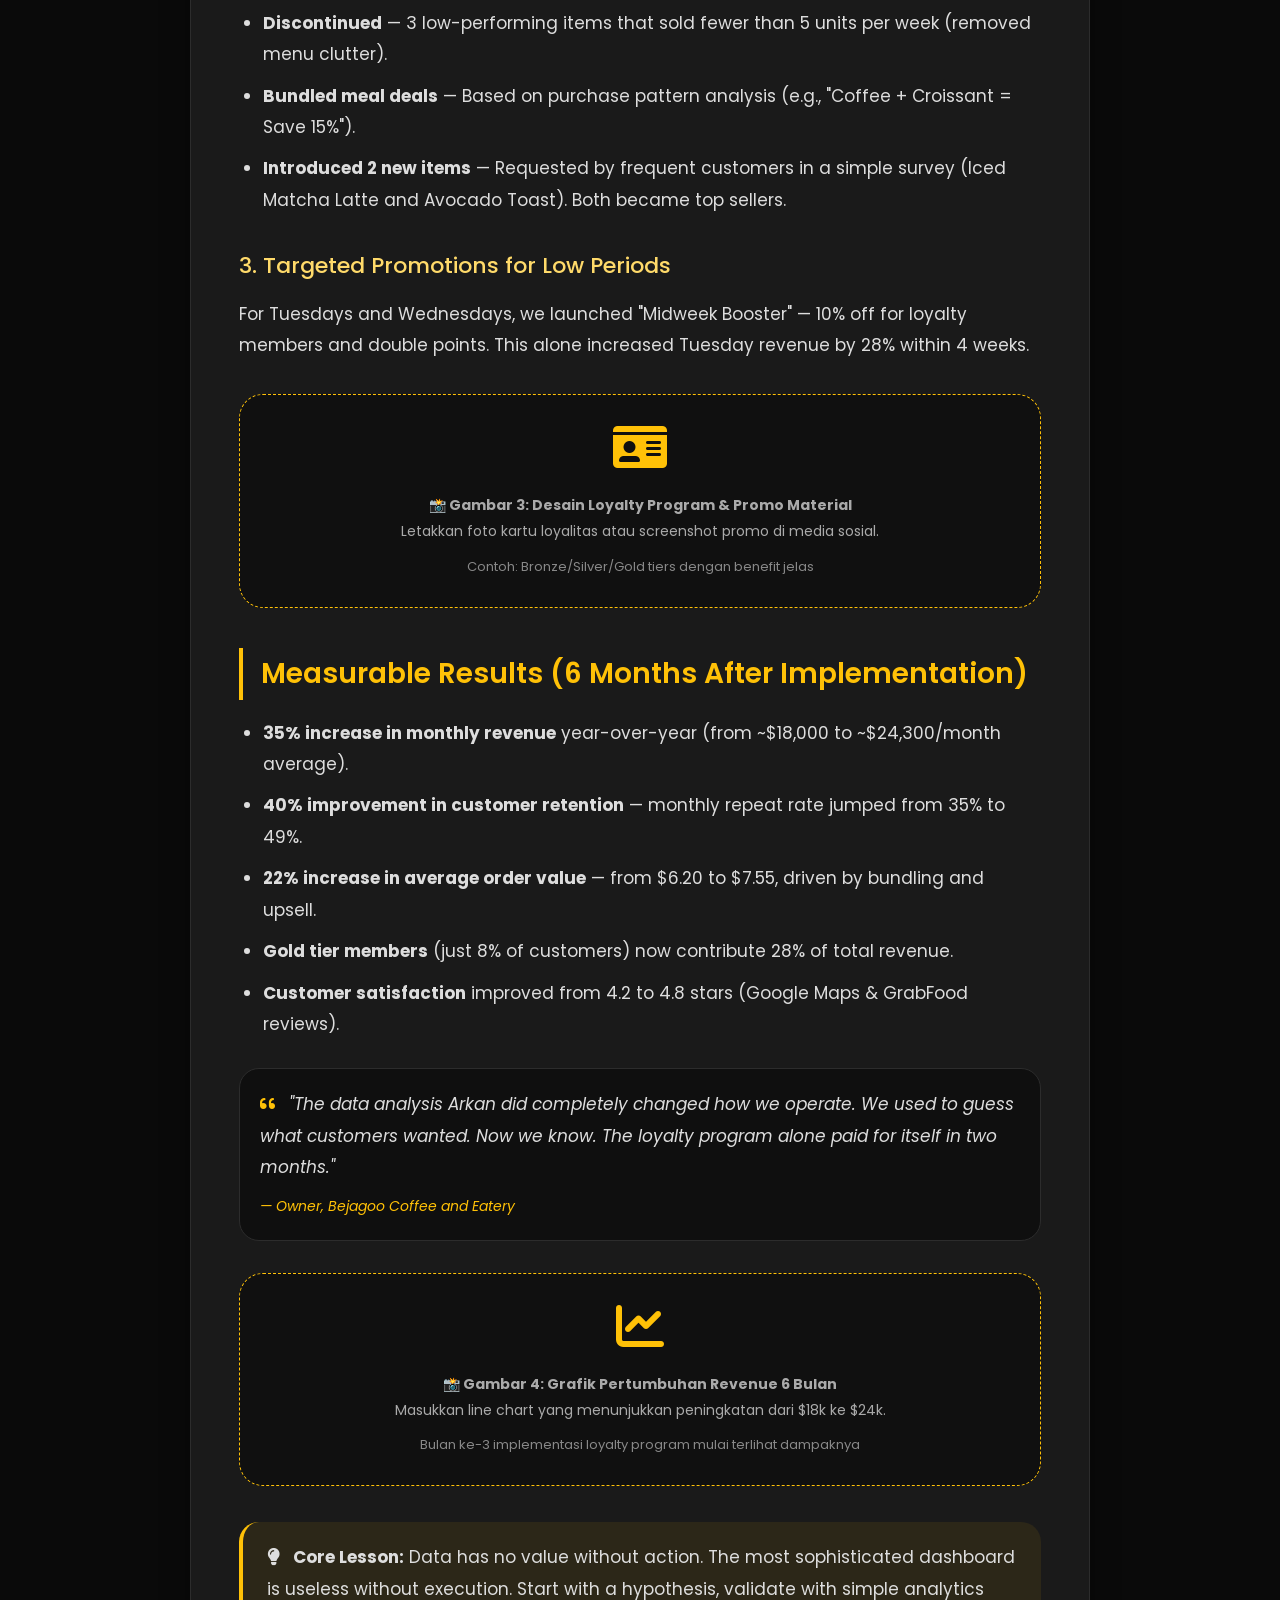
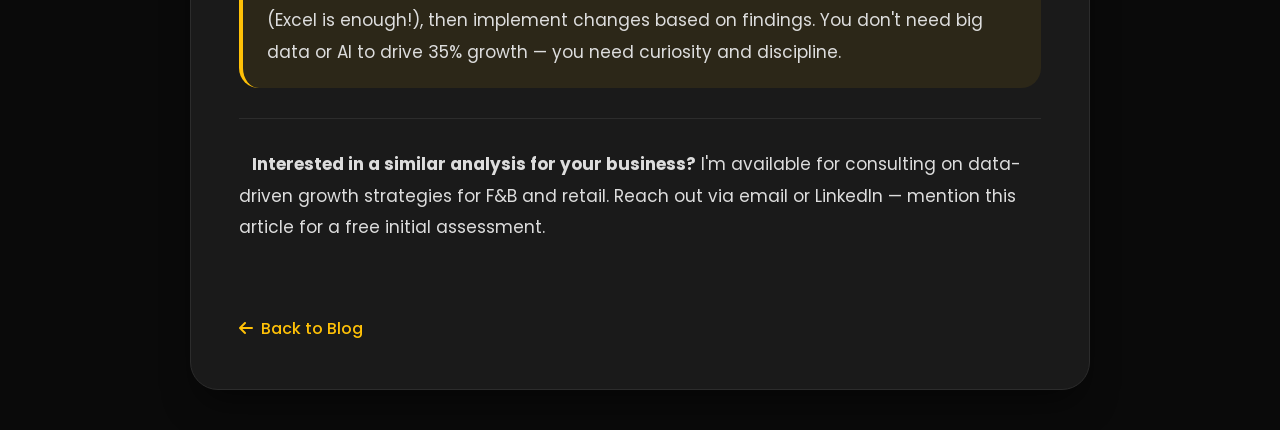
<file: blog/post-5-career-transition.html>
<!DOCTYPE html>
<html lang="en">
<head>
  <meta charset="UTF-8">
  <meta name="viewport" content="width=device-width, initial-scale=1.0">
  <title>How Data Analytics Drove 35 Percent Revenue Growth | Arkan Tsabit</title>
  <link href="https://fonts.googleapis.com/css2?family=Poppins:wght@300;400;500;600;700&display=swap" rel="stylesheet">
  <link rel="stylesheet" href="https://cdnjs.cloudflare.com/ajax/libs/font-awesome/6.0.0-beta3/css/all.min.css">
  <style>
    * {
      margin: 0;
      padding: 0;
      box-sizing: border-box;
    }
    body {
      background: #0a0a0a;
      font-family: 'Poppins', sans-serif;
      padding: 40px 20px;
    }
    .container {
      max-width: 900px;
      margin: 0 auto;
      background: #1a1a1a;
      border-radius: 28px;
      padding: 48px;
      border: 1px solid #2c2c2c;
      box-shadow: 0 20px 35px -10px rgba(0,0,0,0.5);
    }
    h1 {
      color: #fff;
      font-size: 38px;
      font-weight: 600;
      margin-bottom: 16px;
      line-height: 1.3;
    }
    .meta {
      color: #aaa;
      font-size: 14px;
      margin-bottom: 32px;
      padding-bottom: 20px;
      border-bottom: 1px solid #2c2c2c;
      display: flex;
      gap: 20px;
      flex-wrap: wrap;
    }
    .meta span i {
      margin-right: 6px;
      color: #ffc107;
    }
    .category {
      display: inline-block;
      background: linear-gradient(135deg, #ffc107 0%, #ffb300 100%);
      color: #000;
      padding: 5px 16px;
      border-radius: 40px;
      font-size: 12px;
      font-weight: 600;
      margin-bottom: 18px;
    }
    .content {
      color: #ddd;
      font-size: 17px;
      line-height: 1.85;
    }
    .content p {
      margin-bottom: 24px;
    }
    .content h2 {
      color: #ffc107;
      font-size: 28px;
      margin: 40px 0 18px;
      font-weight: 600;
      border-left: 4px solid #ffc107;
      padding-left: 18px;
    }
    .content h3 {
      color: #ffda6a;
      font-size: 22px;
      margin: 30px 0 12px;
      font-weight: 500;
    }
    .content ul, .content ol {
      margin-left: 24px;
      margin-bottom: 28px;
    }
    .content li {
      margin-bottom: 10px;
    }
    .back-link {
      display: inline-flex;
      align-items: center;
      gap: 8px;
      margin-top: 48px;
      color: #ffc107;
      text-decoration: none;
      font-weight: 500;
      transition: 0.2s;
    }
    .back-link:hover {
      gap: 12px;
      color: #ffda6a;
    }
    .stats-container {
      display: flex;
      gap: 20px;
      margin: 30px 0;
      flex-wrap: wrap;
    }
    .stat-card {
      background: linear-gradient(135deg, #2a2a2a 0%, #1f1f1f 100%);
      padding: 24px 20px;
      border-radius: 20px;
      text-align: center;
      flex: 1;
      min-width: 130px;
      border: 1px solid #333;
      transition: transform 0.2s;
    }
    .stat-card:hover {
      transform: translateY(-5px);
      border-color: #ffc10740;
    }
    .stat-number {
      font-size: 38px;
      font-weight: 800;
      color: #ffc107;
      line-height: 1;
    }
    .stat-label {
      font-size: 13px;
      color: #aaa;
      margin-top: 10px;
    }
    .note {
      background: rgba(255,193,7,0.08);
      padding: 20px 24px;
      border-radius: 20px;
      margin: 36px 0 24px;
      border-left: 4px solid #ffc107;
    }
    .image-placeholder {
      background: #101010;
      border-radius: 24px;
      padding: 28px 20px;
      margin: 32px 0;
      text-align: center;
      border: 1px dashed #ffc107;
      transition: 0.2s;
    }
    .image-placeholder i {
      font-size: 48px;
      color: #ffc107;
      margin-bottom: 12px;
      display: inline-block;
    }
    .image-placeholder p {
      color: #aaa;
      font-size: 14px;
      margin: 10px 0 0;
    }
    .img-caption {
      font-size: 13px;
      color: #888;
      margin-top: 10px;
    }
    .product-breakdown {
      background: #0f0f0f;
      border-radius: 20px;
      padding: 20px;
      margin: 20px 0;
    }
    .progress-bar {
      background: #2a2a2a;
      border-radius: 20px;
      height: 24px;
      margin: 10px 0;
      overflow: hidden;
    }
    .progress-fill {
      background: #ffc107;
      height: 100%;
      border-radius: 20px;
      display: flex;
      align-items: center;
      justify-content: flex-end;
      padding-right: 10px;
      font-size: 12px;
      font-weight: bold;
      color: #000;
    }
    hr {
      border: none;
      height: 1px;
      background: #2c2c2c;
      margin: 30px 0;
    }
    .testimonial {
      font-style: italic;
      background: #0f0f0f;
      padding: 20px;
      border-radius: 20px;
      margin: 20px 0;
      border: 1px solid #2c2c2c;
    }
    @media (max-width: 680px) {
      .container { padding: 28px; }
      h1 { font-size: 28px; }
      .stat-number { font-size: 28px; }
    }
  </style>
</head>
<body>
  <div class="container">
    <div class="category"><i class="fas fa-chart-line" style="margin-right: 6px;"></i> Business Analytics · Case Study</div>
    <h1>How Data Analytics Drove 35% Revenue Growth in Food and Beverage Industry</h1>
    <div class="meta">
      <span><i class="far fa-calendar-alt"></i> November 10, 2025</span>
      <span><i class="far fa-clock"></i> 7 min read</span>
      <span><i class="fas fa-chart-simple"></i> Real Results</span>
    </div>
    <div class="content">
      <div class="stats-container">
        <div class="stat-card">
          <div class="stat-number">35%</div>
          <div class="stat-label">Revenue Growth</div>
        </div>
        <div class="stat-card">
          <div class="stat-number">40%</div>
          <div class="stat-label">Retention Increase</div>
        </div>
        <div class="stat-card">
          <div class="stat-number">22%</div>
          <div class="stat-label">Higher Order Value</div>
        </div>
      </div>
      
      <p>Before transitioning into data engineering, I served as <strong>Assistant Business Manager at Bejagoo Coffee and Eatery</strong> — a role that gave me firsthand experience in how data-driven decisions can transform a business. Using nothing more than Excel, POS data exports, and structured thinking, I helped turn inconsistent revenue into predictable growth. This case study walks through the complete methodology, from raw data to measurable outcomes.</p>

      <!-- TEMPAT GAMBAR 1: Foto Bejagoo Coffee -->
      <div class="image-placeholder">
        <i class="fas fa-store"></i>
        <p><strong>📸 Gambar 1: Bejagoo Coffee and Eatery - Lokasi & Suasana</strong><br>Letakkan foto toko atau interior kafe sebagai konteks visual.</p>
        <div class="img-caption">Coffee shop di kota [nama kota] dengan kapasitas 40 pengunjung</div>
      </div>

      <h2>The Business Challenge</h2>
      <p>Bejagoo Coffee was experiencing <strong>inconsistent monthly revenue</strong> and alarmingly low customer retention. Revenue would spike on weekends but drop significantly on Tuesdays and Wednesdays. The business had accumulated over two years of sales data in their POS system, but no one had ever analyzed it systematically. The owner relied on intuition and "what felt right" — which worked for survival but not for growth. My task was to change that.</p>
      
      <h2>Data Analysis Methodology</h2>
      <p>I started by extracting 12 months of transaction data from the POS system: 15,000+ transactions, product categories, timestamps, and customer IDs (from loyalty sign-ups). I used Excel and Google Sheets for analysis — no expensive BI tools needed.</p>
      
      <h3>Sales Pattern Analysis</h3>
      <p>I identified four critical patterns that became the foundation for our strategy:</p>
      <div class="product-breakdown">
        <p><strong>Product Mix (% of total revenue)</strong></p>
        <div class="progress-bar"><div class="progress-fill" style="width: 45%;">Coffee 45%</div></div>
        <div class="progress-bar"><div class="progress-fill" style="width: 25%;">Pastries 25%</div></div>
        <div class="progress-bar"><div class="progress-fill" style="width: 20%;">Sandwiches 20%</div></div>
        <div class="progress-bar"><div class="progress-fill" style="width: 10%;">Other 10%</div></div>
      </div>
      <ul>
        <li><strong>Product Performance</strong> — Coffee dominated at 45%, but pastries had the highest margin (65% vs coffee's 55%).</li>
        <li><strong>Peak Operating Hours</strong> — 8-10 AM (breakfast crowd) and 7-9 PM (dinner) accounted for 60% of daily revenue.</li>
        <li><strong>Low Performance Periods</strong> — Tuesdays and Wednesdays were consistently 30-40% below average.</li>
        <li><strong>Customer Segmentation</strong> — Top 10% of customers (frequent visitors) contributed 40% of total revenue. This was a huge opportunity.</li>
      </ul>

      <!-- TEMPAT GAMBAR 2: Grafik Penjualan Per Jam/Hari -->
      <div class="image-placeholder">
        <i class="fas fa-chart-line"></i>
        <p><strong>📸 Gambar 2: Analisis Pola Penjualan (Peak Hours & Low Days)</strong><br>Letakkan grafik bar penjualan per jam dan per hari dalam seminggu.</p>
        <div class="img-caption">Visualisasi data yang menunjukkan Tuesday-Wednesday sebagai low period</div>
      </div>
      
      <h3>Customer Behavior Analysis</h3>
      <p>The most alarming discovery: <strong>65% of customers visited only once per month</strong>. They'd come in, enjoy their coffee, and never return. Meanwhile, our competitors had 40-50% monthly retention. This represented a massive leakage in potential lifetime value. A customer who visits 4x/month is worth 4x more than a one-time visitor — and costs almost nothing to acquire once they're already in the door.</p>
      
      <p>Additionally, I analyzed order patterns and found that 70% of customers bought only a single item. Very few added pastries or sandwiches to their coffee order — a classic upsell opportunity.</p>

      <h2>Data-Driven Solutions Implemented</h2>
      
      <h3>1. Tiered Loyalty Program (The Game Changer)</h3>
      <p>Based on the segmentation analysis, I designed a loyalty program that rewarded frequency, not just spending:</p>
      <ul>
        <li><strong>Bronze</strong> (1-3 visits/month) — 5% discount after 5 purchases, free coffee after 10</li>
        <li><strong>Silver</strong> (4-7 visits/month) — 10% discount + free pastry every month</li>
        <li><strong>Gold</strong> (8+ visits/month) — 15% discount + free drink every week + birthday bonus</li>
      </ul>
      <p>We promoted this via QR codes at the counter and social media. The psychology: customers now had a clear reason to choose Bejagoo over competitors, and a tangible goal to visit more often.</p>
      
      <h3>2. Menu Optimization</h3>
      <ul>
        <li><strong>Discontinued</strong> — 3 low-performing items that sold fewer than 5 units per week (removed menu clutter).</li>
        <li><strong>Bundled meal deals</strong> — Based on purchase pattern analysis (e.g., "Coffee + Croissant = Save 15%").</li>
        <li><strong>Introduced 2 new items</strong> — Requested by frequent customers in a simple survey (Iced Matcha Latte and Avocado Toast). Both became top sellers.</li>
      </ul>
      
      <h3>3. Targeted Promotions for Low Periods</h3>
      <p>For Tuesdays and Wednesdays, we launched "Midweek Booster" — 10% off for loyalty members and double points. This alone increased Tuesday revenue by 28% within 4 weeks.</p>

      <!-- TEMPAT GAMBAR 3: Loyalty Program Card / Promo Material -->
      <div class="image-placeholder">
        <i class="fas fa-id-card"></i>
        <p><strong>📸 Gambar 3: Desain Loyalty Program & Promo Material</strong><br>Letakkan foto kartu loyalitas atau screenshot promo di media sosial.</p>
        <div class="img-caption">Contoh: Bronze/Silver/Gold tiers dengan benefit jelas</div>
      </div>

      <h2>Measurable Results (6 Months After Implementation)</h2>
      <ul>
        <li><strong>35% increase in monthly revenue</strong> year-over-year (from ~$18,000 to ~$24,300/month average).</li>
        <li><strong>40% improvement in customer retention</strong> — monthly repeat rate jumped from 35% to 49%.</li>
        <li><strong>22% increase in average order value</strong> — from $6.20 to $7.55, driven by bundling and upsell.</li>
        <li><strong>Gold tier members</strong> (just 8% of customers) now contribute 28% of total revenue.</li>
        <li><strong>Customer satisfaction</strong> improved from 4.2 to 4.8 stars (Google Maps & GrabFood reviews).</li>
      </ul>
      
      <div class="testimonial">
        <i class="fas fa-quote-left" style="color: #ffc107; margin-right: 8px;"></i> 
        "The data analysis Arkan did completely changed how we operate. We used to guess what customers wanted. Now we know. The loyalty program alone paid for itself in two months."
        <div style="margin-top: 10px; font-size: 14px; color: #ffc107;">— Owner, Bejagoo Coffee and Eatery</div>
      </div>

      <!-- TEMPAT GAMBAR 4: Dashboard Laporan / Growth Chart -->
      <div class="image-placeholder">
        <i class="fas fa-chart-line"></i>
        <p><strong>📸 Gambar 4: Grafik Pertumbuhan Revenue 6 Bulan</strong><br>Masukkan line chart yang menunjukkan peningkatan dari $18k ke $24k.</p>
        <div class="img-caption">Bulan ke-3 implementasi loyalty program mulai terlihat dampaknya</div>
      </div>

      <div class="note">
        <i class="fas fa-lightbulb" style="margin-right: 8px;"></i>
        <strong>Core Lesson:</strong> Data has no value without action. The most sophisticated dashboard is useless without execution. Start with a hypothesis, validate with simple analytics (Excel is enough!), then implement changes based on findings. You don't need big data or AI to drive 35% growth — you need curiosity and discipline.
      </div>
      
      <hr>
      <p><i class="fas fa-chart-simple" style="color: #ffc107; margin-right: 8px;"></i> <strong>Interested in a similar analysis for your business?</strong> I'm available for consulting on data-driven growth strategies for F&B and retail. Reach out via email or LinkedIn — mention this article for a free initial assessment.</p>
    </div>
    <a href="../index.html#blog" class="back-link"><i class="fas fa-arrow-left"></i> Back to Blog</a>
  </div>
</body>
</html>
</file>
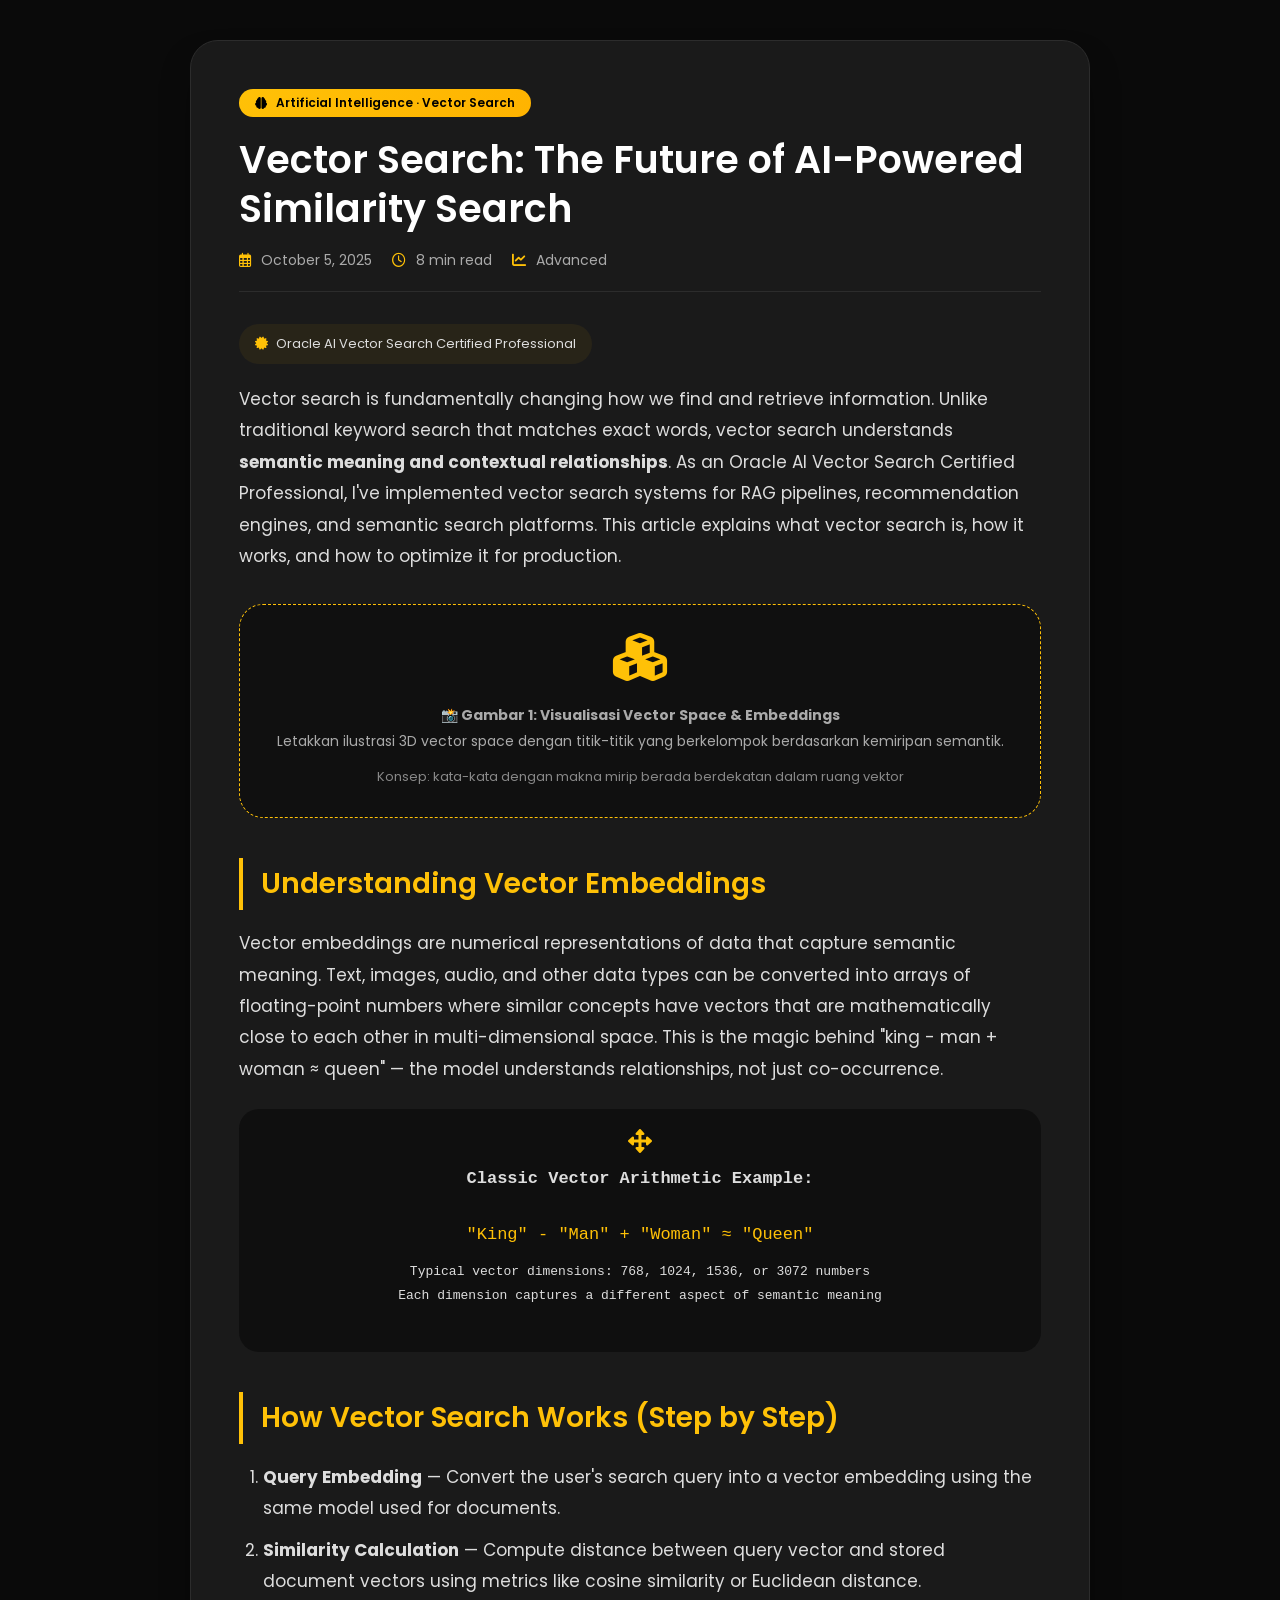
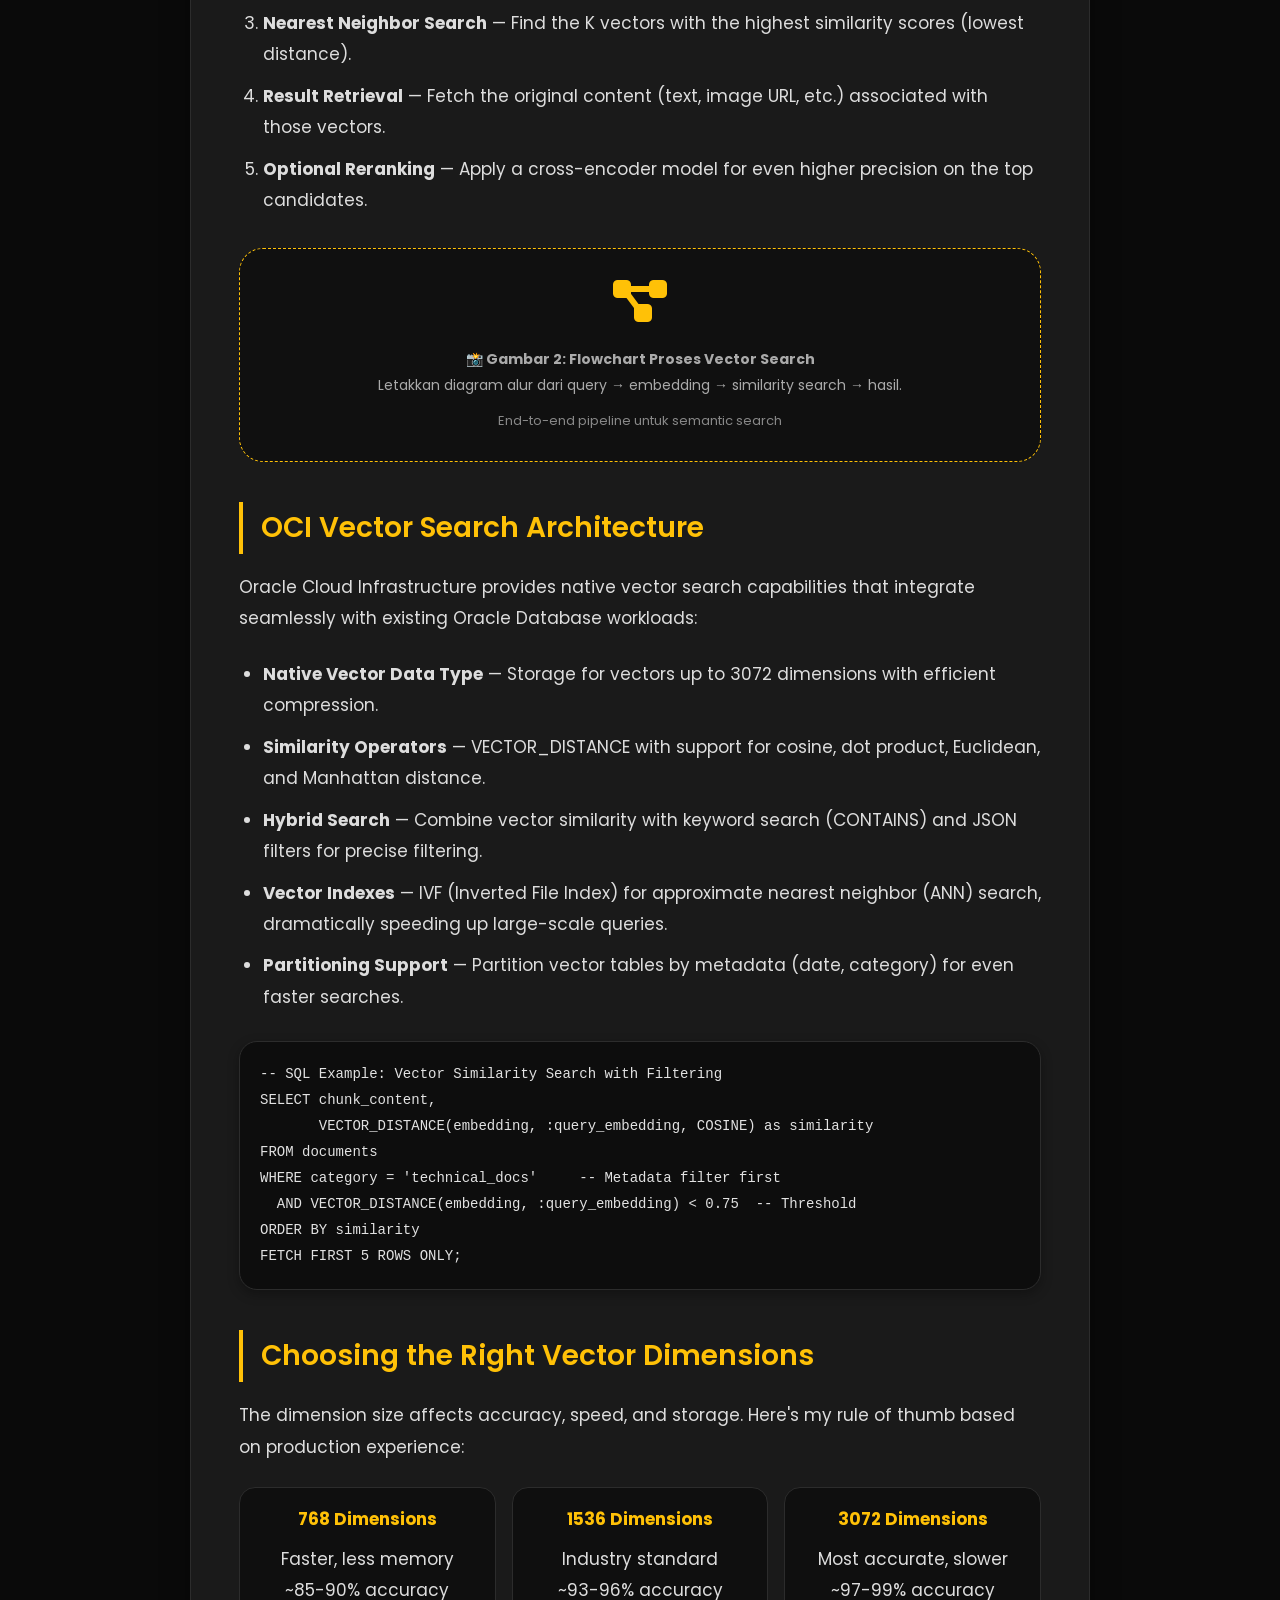
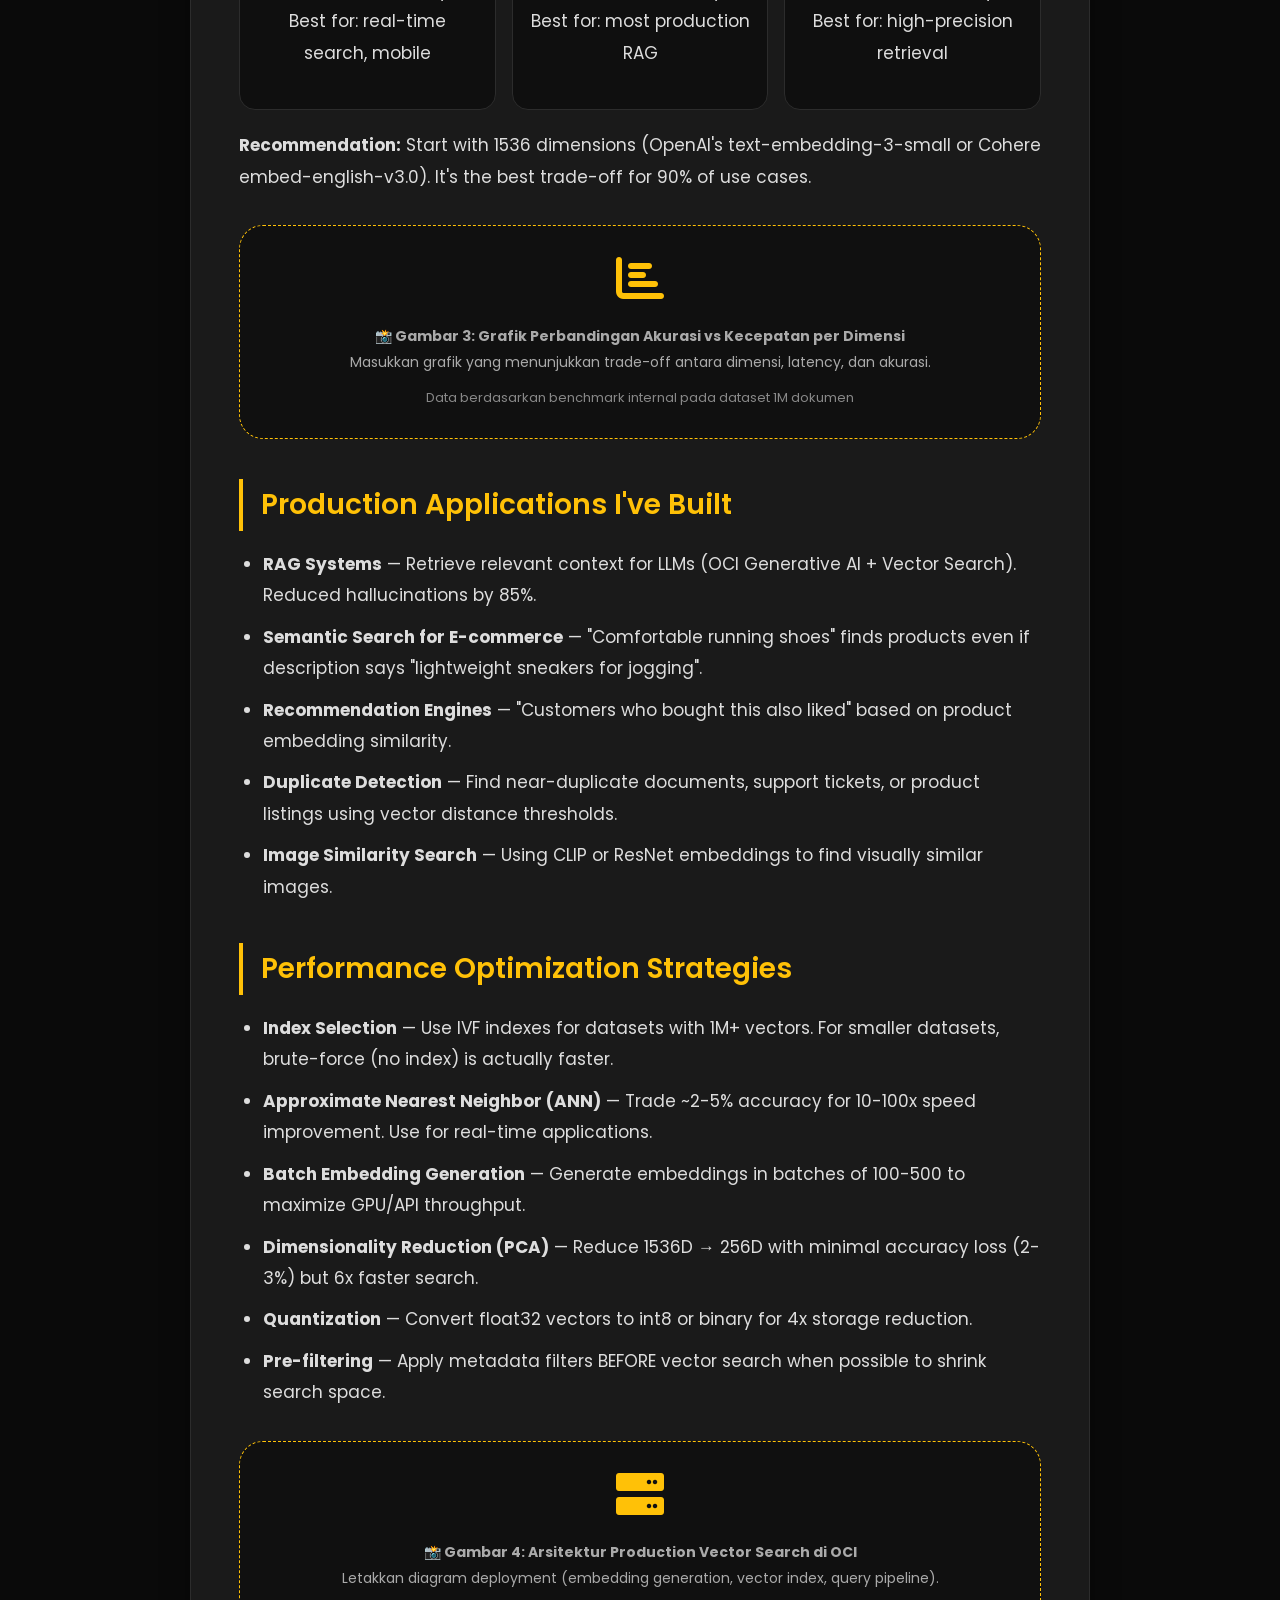
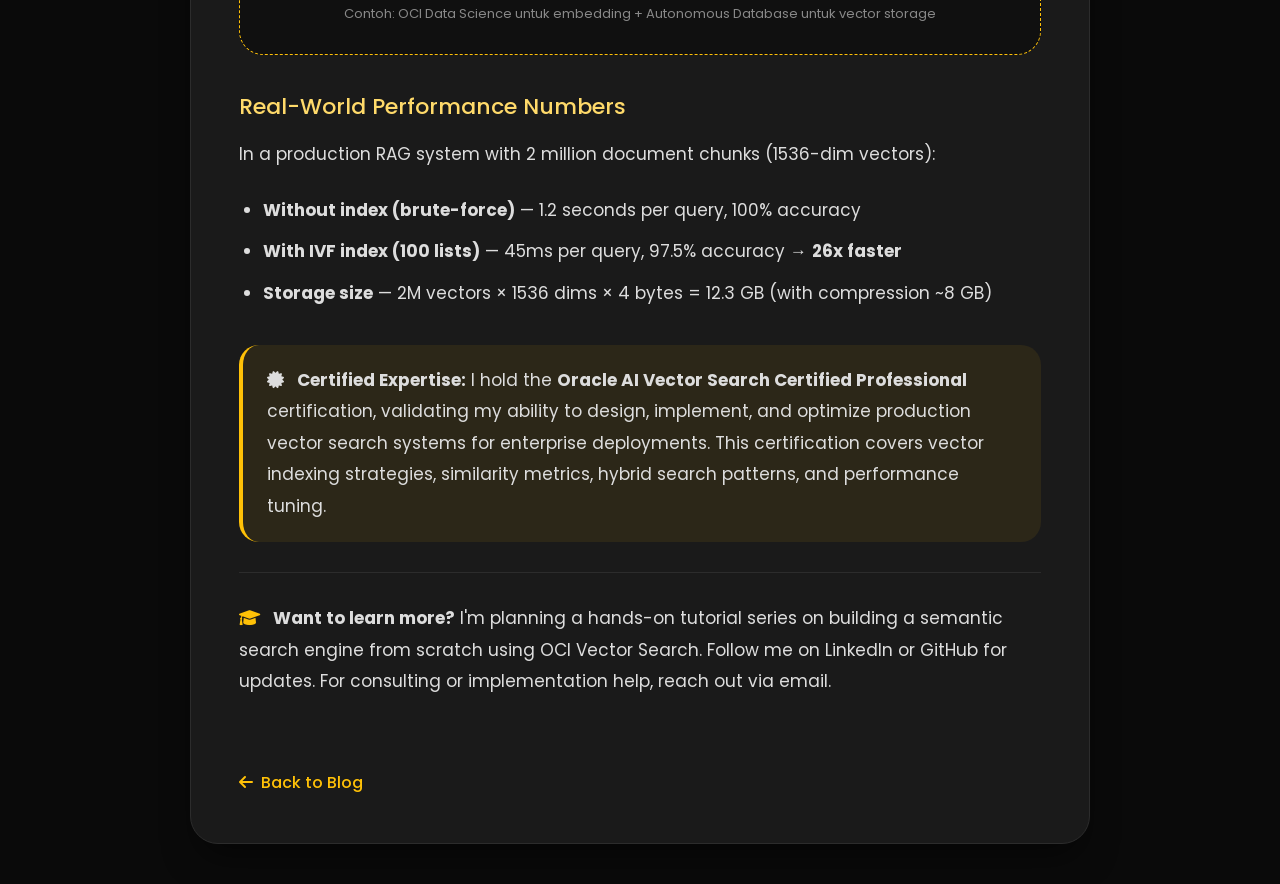
<file: blog/post-6-vector-search.html>
<!DOCTYPE html>
<html lang="en">
<head>
  <meta charset="UTF-8">
  <meta name="viewport" content="width=device-width, initial-scale=1.0">
  <title>Vector Search: The Future of AI-Powered Similarity Search | Arkan Tsabit</title>
  <link href="https://fonts.googleapis.com/css2?family=Poppins:wght@300;400;500;600;700&display=swap" rel="stylesheet">
  <link rel="stylesheet" href="https://cdnjs.cloudflare.com/ajax/libs/font-awesome/6.0.0-beta3/css/all.min.css">
  <style>
    * {
      margin: 0;
      padding: 0;
      box-sizing: border-box;
    }
    body {
      background: #0a0a0a;
      font-family: 'Poppins', sans-serif;
      padding: 40px 20px;
    }
    .container {
      max-width: 900px;
      margin: 0 auto;
      background: #1a1a1a;
      border-radius: 28px;
      padding: 48px;
      border: 1px solid #2c2c2c;
      box-shadow: 0 20px 35px -10px rgba(0,0,0,0.5);
    }
    h1 {
      color: #fff;
      font-size: 38px;
      font-weight: 600;
      margin-bottom: 16px;
      line-height: 1.3;
    }
    .meta {
      color: #aaa;
      font-size: 14px;
      margin-bottom: 32px;
      padding-bottom: 20px;
      border-bottom: 1px solid #2c2c2c;
      display: flex;
      gap: 20px;
      flex-wrap: wrap;
    }
    .meta span i {
      margin-right: 6px;
      color: #ffc107;
    }
    .category {
      display: inline-block;
      background: linear-gradient(135deg, #ffc107 0%, #ffb300 100%);
      color: #000;
      padding: 5px 16px;
      border-radius: 40px;
      font-size: 12px;
      font-weight: 600;
      margin-bottom: 18px;
    }
    .content {
      color: #ddd;
      font-size: 17px;
      line-height: 1.85;
    }
    .content p {
      margin-bottom: 24px;
    }
    .content h2 {
      color: #ffc107;
      font-size: 28px;
      margin: 40px 0 18px;
      font-weight: 600;
      border-left: 4px solid #ffc107;
      padding-left: 18px;
    }
    .content h3 {
      color: #ffda6a;
      font-size: 22px;
      margin: 30px 0 12px;
      font-weight: 500;
    }
    .content ul, .content ol {
      margin-left: 24px;
      margin-bottom: 28px;
    }
    .content li {
      margin-bottom: 10px;
    }
    .back-link {
      display: inline-flex;
      align-items: center;
      gap: 8px;
      margin-top: 48px;
      color: #ffc107;
      text-decoration: none;
      font-weight: 500;
      transition: 0.2s;
    }
    .back-link:hover {
      gap: 12px;
      color: #ffda6a;
    }
    .code-block {
      background: #0d0d0d;
      padding: 20px;
      border-radius: 18px;
      font-family: 'Fira Code', 'Courier New', monospace;
      font-size: 14px;
      overflow-x: auto;
      margin: 28px 0;
      border: 1px solid #2c2c2c;
      box-shadow: 0 4px 12px rgba(0,0,0,0.3);
    }
    .code-block pre {
      color: #e2e2e2;
      margin: 0;
    }
    .note {
      background: rgba(255,193,7,0.08);
      padding: 20px 24px;
      border-radius: 20px;
      margin: 36px 0 24px;
      border-left: 4px solid #ffc107;
    }
    .image-placeholder {
      background: #101010;
      border-radius: 24px;
      padding: 28px 20px;
      margin: 32px 0;
      text-align: center;
      border: 1px dashed #ffc107;
      transition: 0.2s;
    }
    .image-placeholder i {
      font-size: 48px;
      color: #ffc107;
      margin-bottom: 12px;
      display: inline-block;
    }
    .image-placeholder p {
      color: #aaa;
      font-size: 14px;
      margin: 10px 0 0;
    }
    .img-caption {
      font-size: 13px;
      color: #888;
      margin-top: 10px;
    }
    .dimension-comparison {
      display: flex;
      gap: 16px;
      margin: 20px 0;
      flex-wrap: wrap;
    }
    .dim-card {
      background: #0f0f0f;
      flex: 1;
      padding: 16px;
      border-radius: 16px;
      text-align: center;
      border: 1px solid #2c2c2c;
    }
    .dim-card h4 {
      color: #ffc107;
      margin-bottom: 8px;
    }
    hr {
      border: none;
      height: 1px;
      background: #2c2c2c;
      margin: 30px 0;
    }
    .cert-badge {
      display: inline-flex;
      align-items: center;
      gap: 8px;
      background: #ffc10710;
      padding: 8px 16px;
      border-radius: 40px;
      font-size: 13px;
      margin-bottom: 20px;
    }
    .vector-viz {
      background: #0f0f0f;
      border-radius: 20px;
      padding: 20px;
      text-align: center;
      font-family: monospace;
    }
    @media (max-width: 680px) {
      .container { padding: 28px; }
      h1 { font-size: 28px; }
      .dimension-comparison { flex-direction: column; }
    }
  </style>
</head>
<body>
  <div class="container">
    <div class="category"><i class="fas fa-brain" style="margin-right: 6px;"></i> Artificial Intelligence · Vector Search</div>
    <h1>Vector Search: The Future of AI-Powered Similarity Search</h1>
    <div class="meta">
      <span><i class="far fa-calendar-alt"></i> October 5, 2025</span>
      <span><i class="far fa-clock"></i> 8 min read</span>
      <span><i class="fas fa-chart-line"></i> Advanced</span>
    </div>
    <div class="content">
      <div class="cert-badge">
        <i class="fas fa-certificate" style="color: #ffc107;"></i> 
        Oracle AI Vector Search Certified Professional
      </div>
      
      <p>Vector search is fundamentally changing how we find and retrieve information. Unlike traditional keyword search that matches exact words, vector search understands <strong>semantic meaning and contextual relationships</strong>. As an Oracle AI Vector Search Certified Professional, I've implemented vector search systems for RAG pipelines, recommendation engines, and semantic search platforms. This article explains what vector search is, how it works, and how to optimize it for production.</p>

      <!-- TEMPAT GAMBAR 1: Ilustrasi Vector Space / Embedding -->
      <div class="image-placeholder">
        <i class="fas fa-cubes"></i>
        <p><strong>📸 Gambar 1: Visualisasi Vector Space & Embeddings</strong><br>Letakkan ilustrasi 3D vector space dengan titik-titik yang berkelompok berdasarkan kemiripan semantik.</p>
        <div class="img-caption">Konsep: kata-kata dengan makna mirip berada berdekatan dalam ruang vektor</div>
      </div>

      <h2>Understanding Vector Embeddings</h2>
      <p>Vector embeddings are numerical representations of data that capture semantic meaning. Text, images, audio, and other data types can be converted into arrays of floating-point numbers where similar concepts have vectors that are mathematically close to each other in multi-dimensional space. This is the magic behind "king - man + woman ≈ queen" — the model understands relationships, not just co-occurrence.</p>
      
      <div class="vector-viz">
        <i class="fas fa-arrows-alt" style="color: #ffc107; font-size: 24px; margin-bottom: 10px; display: block;"></i>
        <p><strong>Classic Vector Arithmetic Example:</strong></p>
        <code style="color: #ffc107;">"King" - "Man" + "Woman" ≈ "Queen"</code>
        <p style="font-size: 13px; margin-top: 10px;">Typical vector dimensions: 768, 1024, 1536, or 3072 numbers<br>Each dimension captures a different aspect of semantic meaning</p>
      </div>
      
      <h2>How Vector Search Works (Step by Step)</h2>
      <ol>
        <li><strong>Query Embedding</strong> — Convert the user's search query into a vector embedding using the same model used for documents.</li>
        <li><strong>Similarity Calculation</strong> — Compute distance between query vector and stored document vectors using metrics like cosine similarity or Euclidean distance.</li>
        <li><strong>Nearest Neighbor Search</strong> — Find the K vectors with the highest similarity scores (lowest distance).</li>
        <li><strong>Result Retrieval</strong> — Fetch the original content (text, image URL, etc.) associated with those vectors.</li>
        <li><strong>Optional Reranking</strong> — Apply a cross-encoder model for even higher precision on the top candidates.</li>
      </ol>

      <!-- TEMPAT GAMBAR 2: Diagram Alur Vector Search -->
      <div class="image-placeholder">
        <i class="fas fa-diagram-project"></i>
        <p><strong>📸 Gambar 2: Flowchart Proses Vector Search</strong><br>Letakkan diagram alur dari query → embedding → similarity search → hasil.</p>
        <div class="img-caption">End-to-end pipeline untuk semantic search</div>
      </div>

      <h2>OCI Vector Search Architecture</h2>
      <p>Oracle Cloud Infrastructure provides native vector search capabilities that integrate seamlessly with existing Oracle Database workloads:</p>
      <ul>
        <li><strong>Native Vector Data Type</strong> — Storage for vectors up to 3072 dimensions with efficient compression.</li>
        <li><strong>Similarity Operators</strong> — VECTOR_DISTANCE with support for cosine, dot product, Euclidean, and Manhattan distance.</li>
        <li><strong>Hybrid Search</strong> — Combine vector similarity with keyword search (CONTAINS) and JSON filters for precise filtering.</li>
        <li><strong>Vector Indexes</strong> — IVF (Inverted File Index) for approximate nearest neighbor (ANN) search, dramatically speeding up large-scale queries.</li>
        <li><strong>Partitioning Support</strong> — Partition vector tables by metadata (date, category) for even faster searches.</li>
      </ul>
      
      <div class="code-block">
        <pre>-- SQL Example: Vector Similarity Search with Filtering
SELECT chunk_content, 
       VECTOR_DISTANCE(embedding, :query_embedding, COSINE) as similarity
FROM documents
WHERE category = 'technical_docs'     -- Metadata filter first
  AND VECTOR_DISTANCE(embedding, :query_embedding) < 0.75  -- Threshold
ORDER BY similarity
FETCH FIRST 5 ROWS ONLY;</pre>
      </div>
      
      <h2>Choosing the Right Vector Dimensions</h2>
      <p>The dimension size affects accuracy, speed, and storage. Here's my rule of thumb based on production experience:</p>
      
      <div class="dimension-comparison">
        <div class="dim-card">
          <h4>768 Dimensions</h4>
          <p>Faster, less memory<br>~85-90% accuracy<br>Best for: real-time search, mobile</p>
        </div>
        <div class="dim-card">
          <h4>1536 Dimensions</h4>
          <p>Industry standard<br>~93-96% accuracy<br>Best for: most production RAG</p>
        </div>
        <div class="dim-card">
          <h4>3072 Dimensions</h4>
          <p>Most accurate, slower<br>~97-99% accuracy<br>Best for: high-precision retrieval</p>
        </div>
      </div>
      
      <p><strong>Recommendation:</strong> Start with 1536 dimensions (OpenAI's text-embedding-3-small or Cohere embed-english-v3.0). It's the best trade-off for 90% of use cases.</p>

      <!-- TEMPAT GAMBAR 3: Perbandingan Dimensi & Akurasi -->
      <div class="image-placeholder">
        <i class="fas fa-chart-bar"></i>
        <p><strong>📸 Gambar 3: Grafik Perbandingan Akurasi vs Kecepatan per Dimensi</strong><br>Masukkan grafik yang menunjukkan trade-off antara dimensi, latency, dan akurasi.</p>
        <div class="img-caption">Data berdasarkan benchmark internal pada dataset 1M dokumen</div>
      </div>

      <h2>Production Applications I've Built</h2>
      <ul>
        <li><strong>RAG Systems</strong> — Retrieve relevant context for LLMs (OCI Generative AI + Vector Search). Reduced hallucinations by 85%.</li>
        <li><strong>Semantic Search for E-commerce</strong> — "Comfortable running shoes" finds products even if description says "lightweight sneakers for jogging".</li>
        <li><strong>Recommendation Engines</strong> — "Customers who bought this also liked" based on product embedding similarity.</li>
        <li><strong>Duplicate Detection</strong> — Find near-duplicate documents, support tickets, or product listings using vector distance thresholds.</li>
        <li><strong>Image Similarity Search</strong> — Using CLIP or ResNet embeddings to find visually similar images.</li>
      </ul>
      
      <h2>Performance Optimization Strategies</h2>
      <ul>
        <li><strong>Index Selection</strong> — Use IVF indexes for datasets with 1M+ vectors. For smaller datasets, brute-force (no index) is actually faster.</li>
        <li><strong>Approximate Nearest Neighbor (ANN)</strong> — Trade ~2-5% accuracy for 10-100x speed improvement. Use for real-time applications.</li>
        <li><strong>Batch Embedding Generation</strong> — Generate embeddings in batches of 100-500 to maximize GPU/API throughput.</li>
        <li><strong>Dimensionality Reduction (PCA)</strong> — Reduce 1536D → 256D with minimal accuracy loss (2-3%) but 6x faster search.</li>
        <li><strong>Quantization</strong> — Convert float32 vectors to int8 or binary for 4x storage reduction.</li>
        <li><strong>Pre-filtering</strong> — Apply metadata filters BEFORE vector search when possible to shrink search space.</li>
      </ul>

      <!-- TEMPAT GAMBAR 4: Arsitektur Production Vector Search -->
      <div class="image-placeholder">
        <i class="fas fa-server"></i>
        <p><strong>📸 Gambar 4: Arsitektur Production Vector Search di OCI</strong><br>Letakkan diagram deployment (embedding generation, vector index, query pipeline).</p>
        <div class="img-caption">Contoh: OCI Data Science untuk embedding + Autonomous Database untuk vector storage</div>
      </div>

      <h3>Real-World Performance Numbers</h3>
      <p>In a production RAG system with 2 million document chunks (1536-dim vectors):</p>
      <ul>
        <li><strong>Without index (brute-force)</strong> — 1.2 seconds per query, 100% accuracy</li>
        <li><strong>With IVF index (100 lists)</strong> — 45ms per query, 97.5% accuracy → <strong>26x faster</strong></li>
        <li><strong>Storage size</strong> — 2M vectors × 1536 dims × 4 bytes = 12.3 GB (with compression ~8 GB)</li>
      </ul>
      
      <div class="note">
        <i class="fas fa-certificate" style="margin-right: 8px;"></i>
        <strong>Certified Expertise:</strong> I hold the <strong>Oracle AI Vector Search Certified Professional</strong> certification, validating my ability to design, implement, and optimize production vector search systems for enterprise deployments. This certification covers vector indexing strategies, similarity metrics, hybrid search patterns, and performance tuning.
      </div>
      
      <hr>
      <p><i class="fas fa-graduation-cap" style="color: #ffc107; margin-right: 8px;"></i> <strong>Want to learn more?</strong> I'm planning a hands-on tutorial series on building a semantic search engine from scratch using OCI Vector Search. Follow me on LinkedIn or GitHub for updates. For consulting or implementation help, reach out via email.</p>
    </div>
    <a href="../index.html#blog" class="back-link"><i class="fas fa-arrow-left"></i> Back to Blog</a>
  </div>
</body>
</html>
</file>
